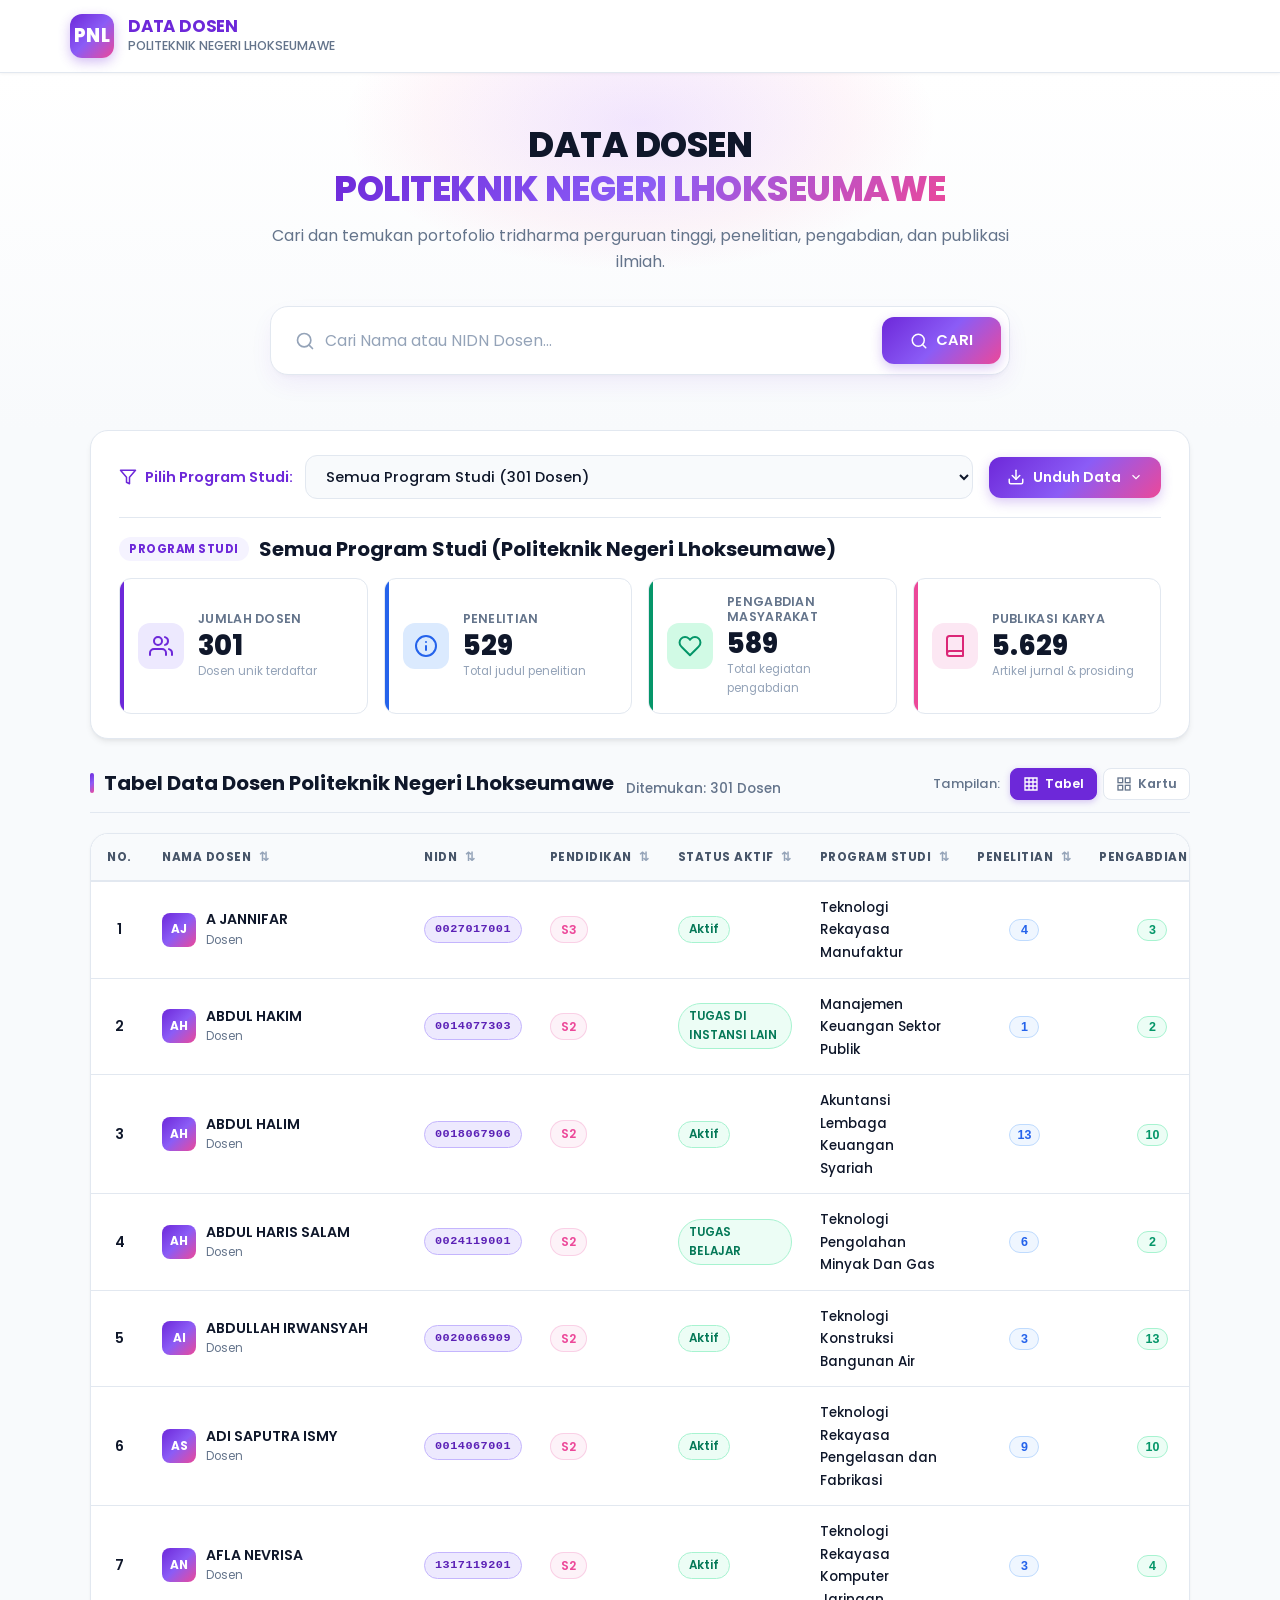
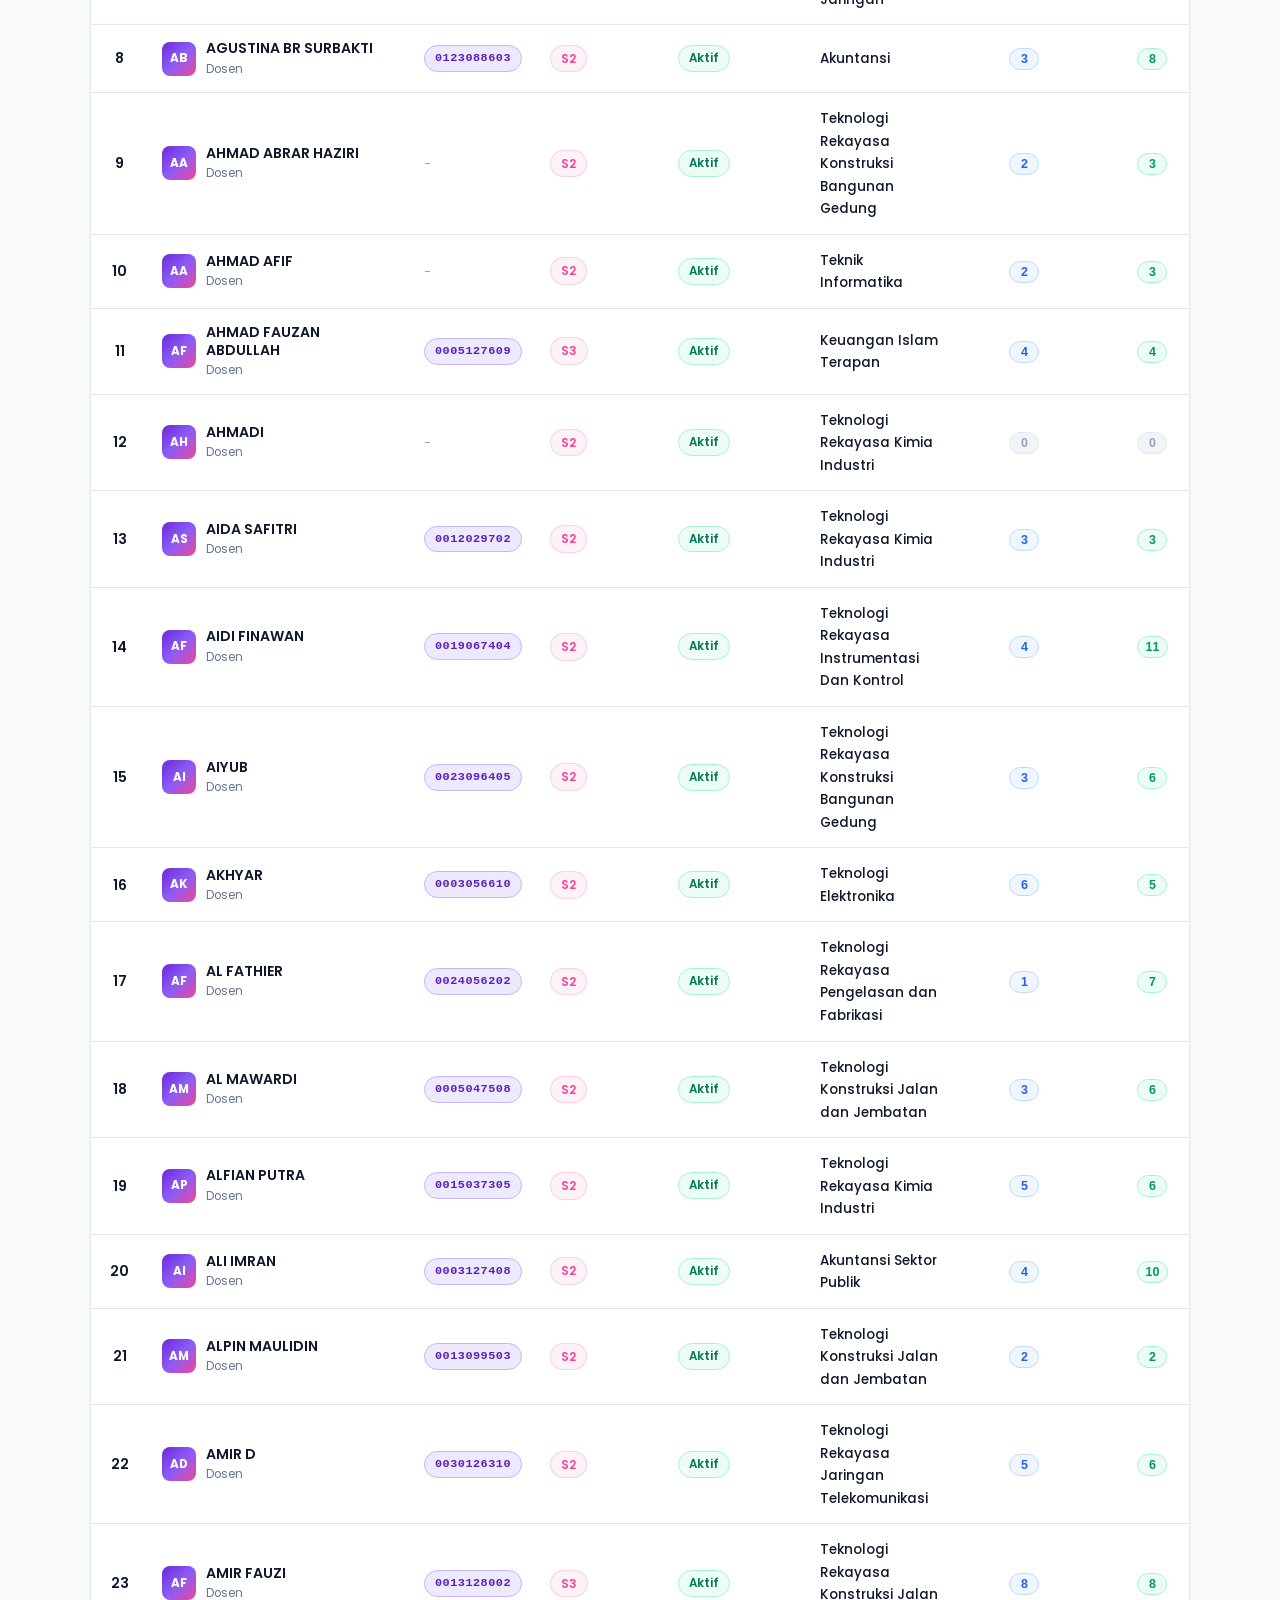
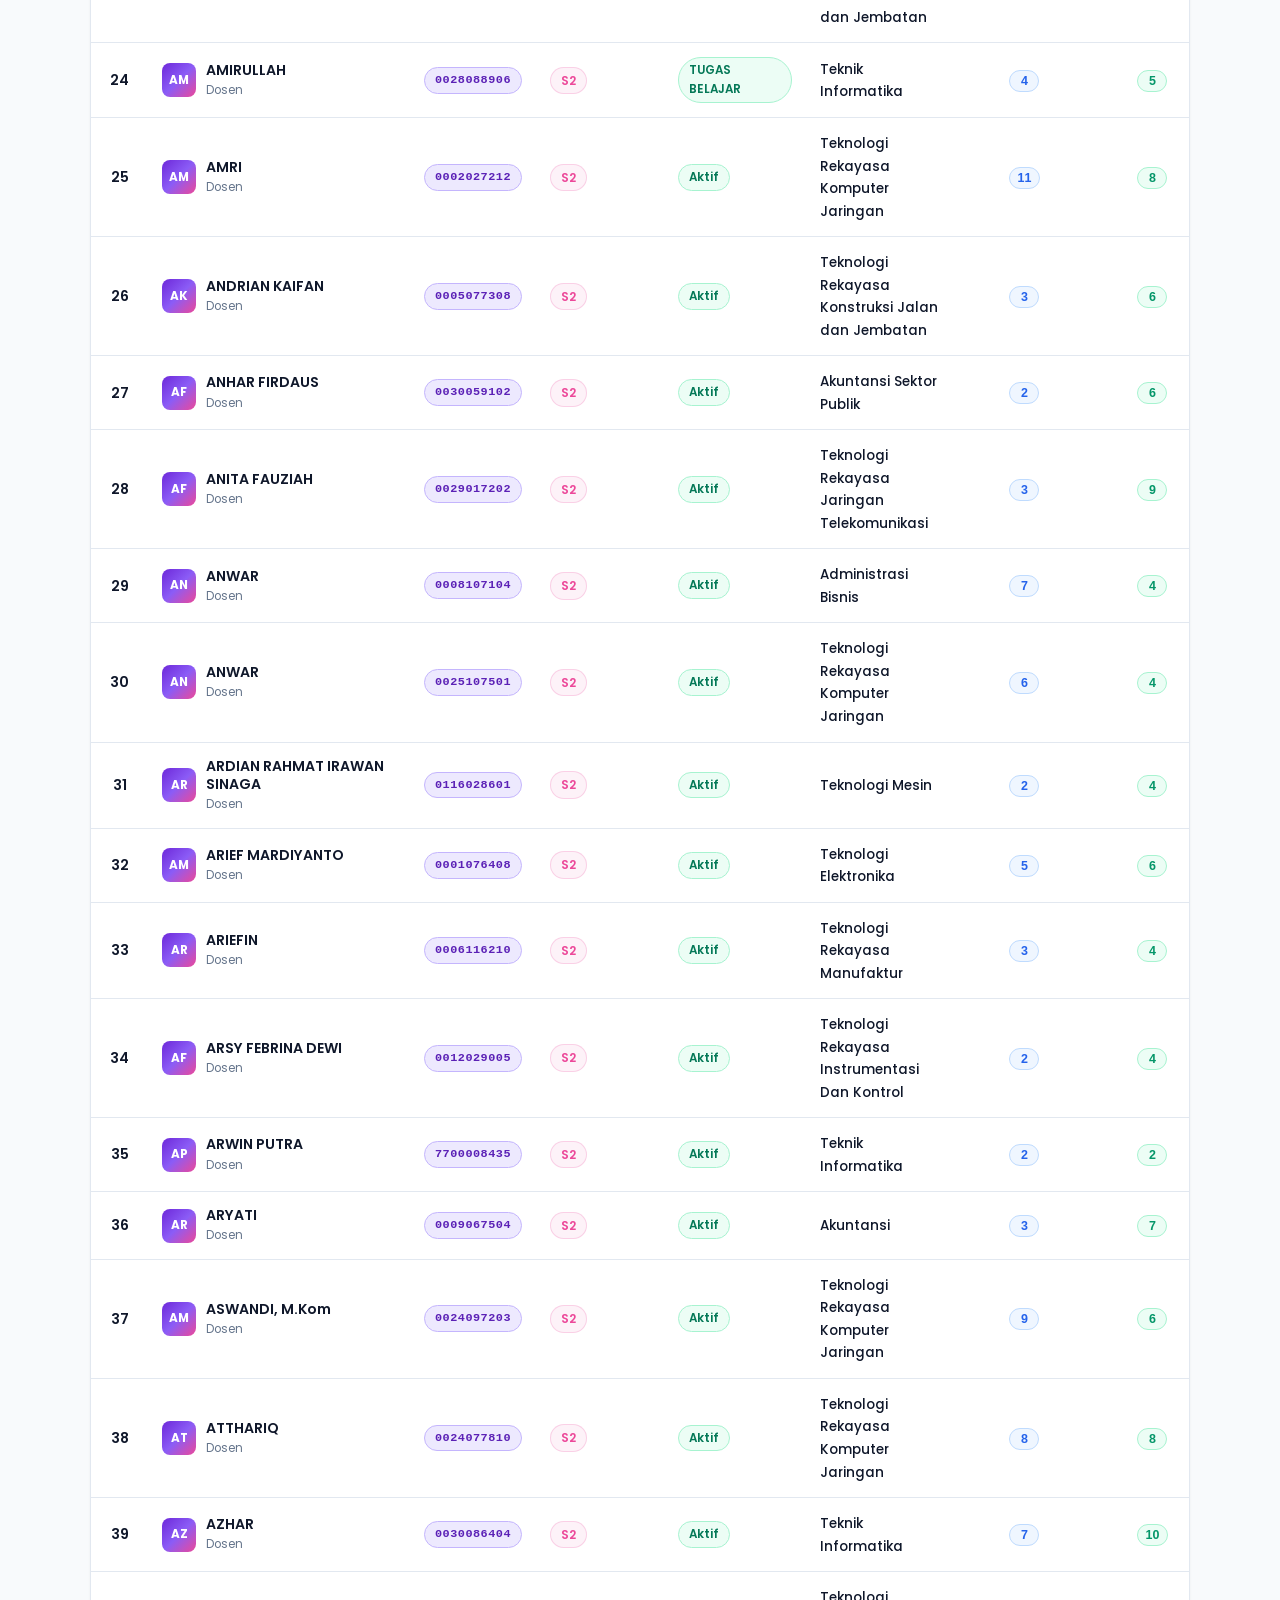
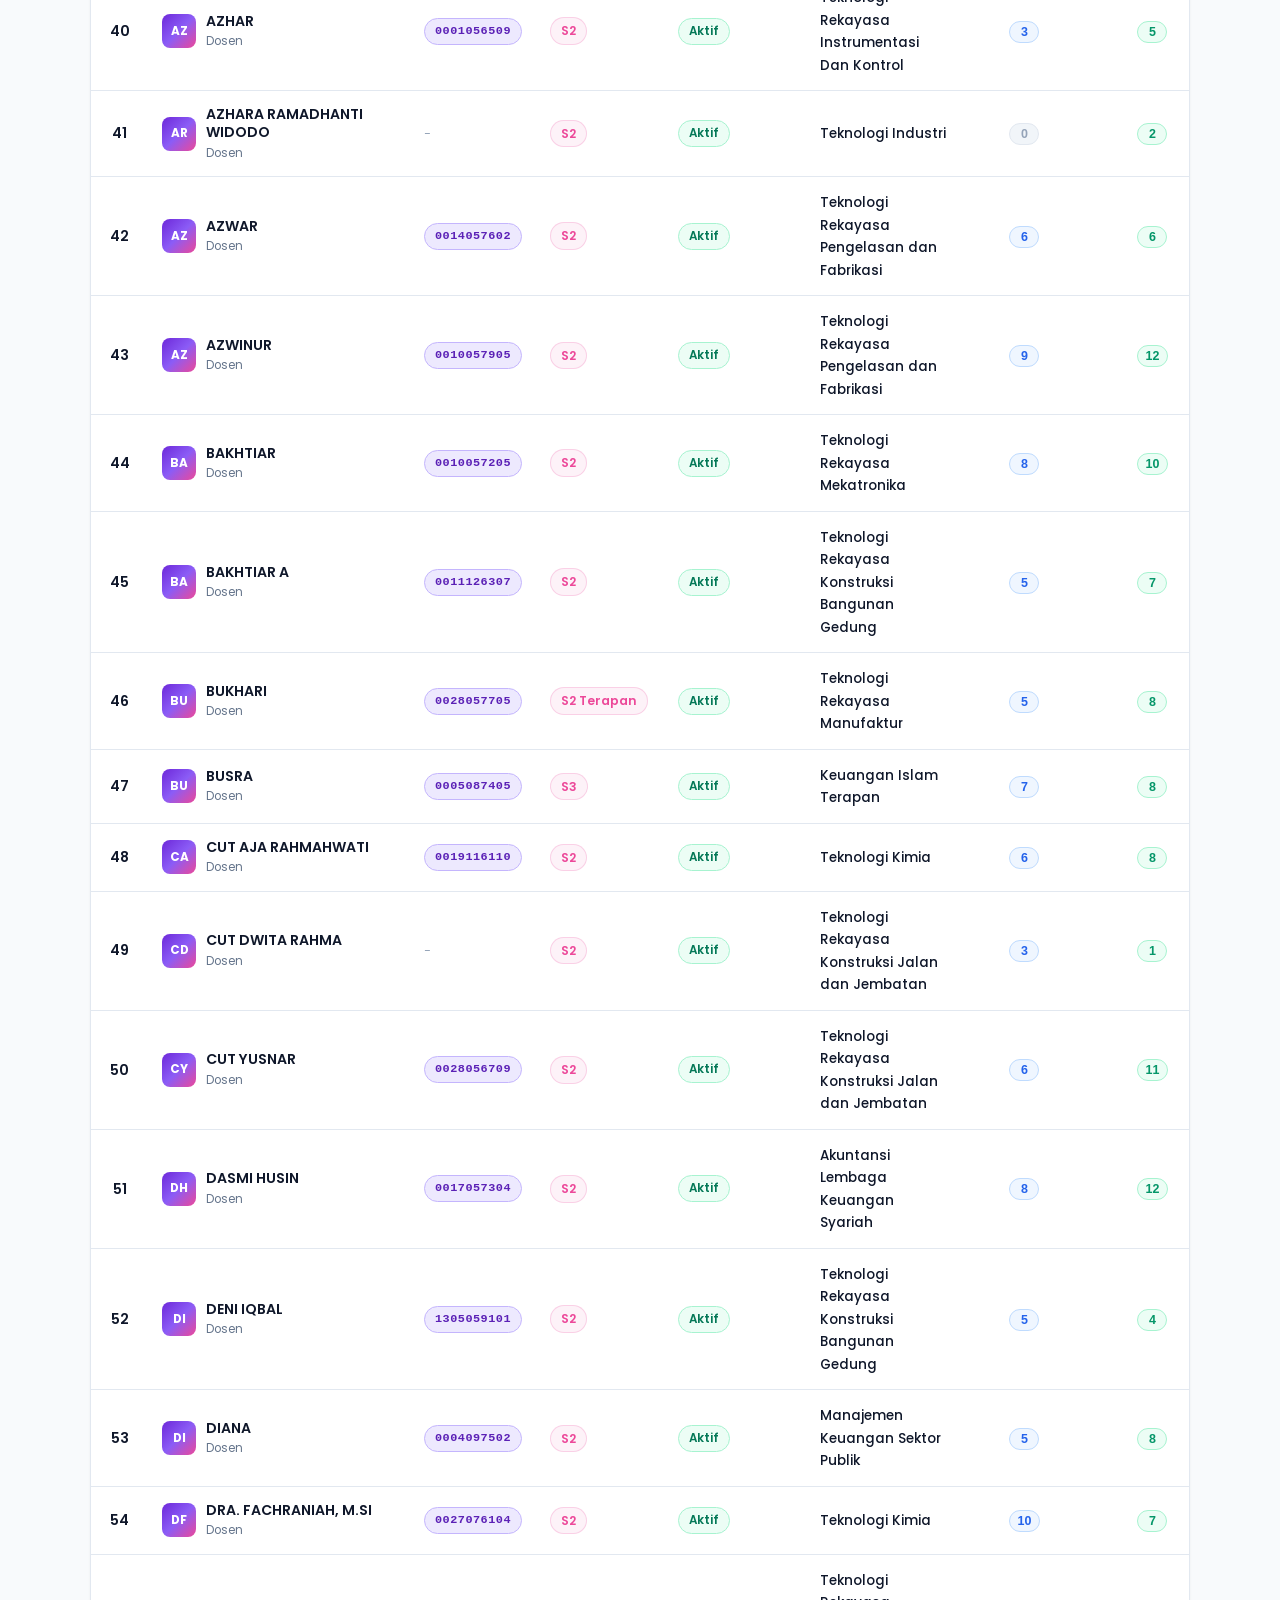
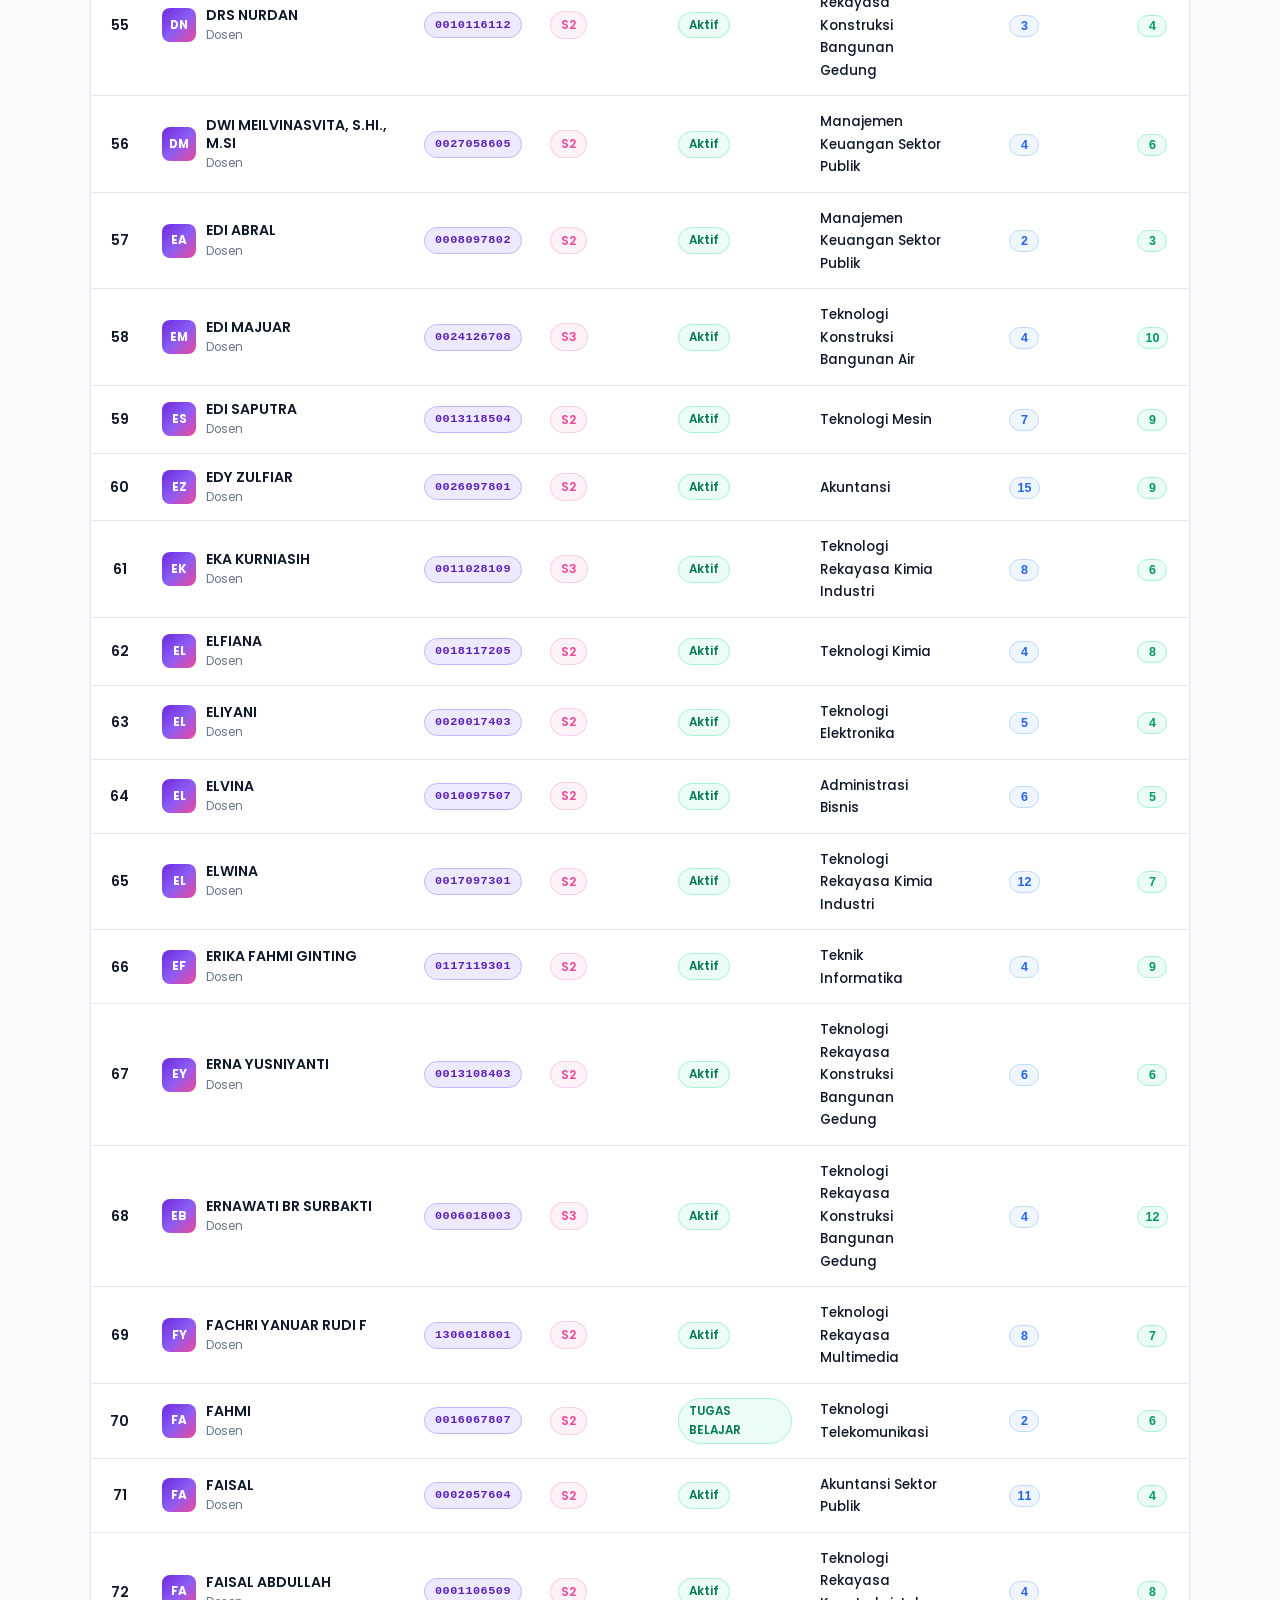
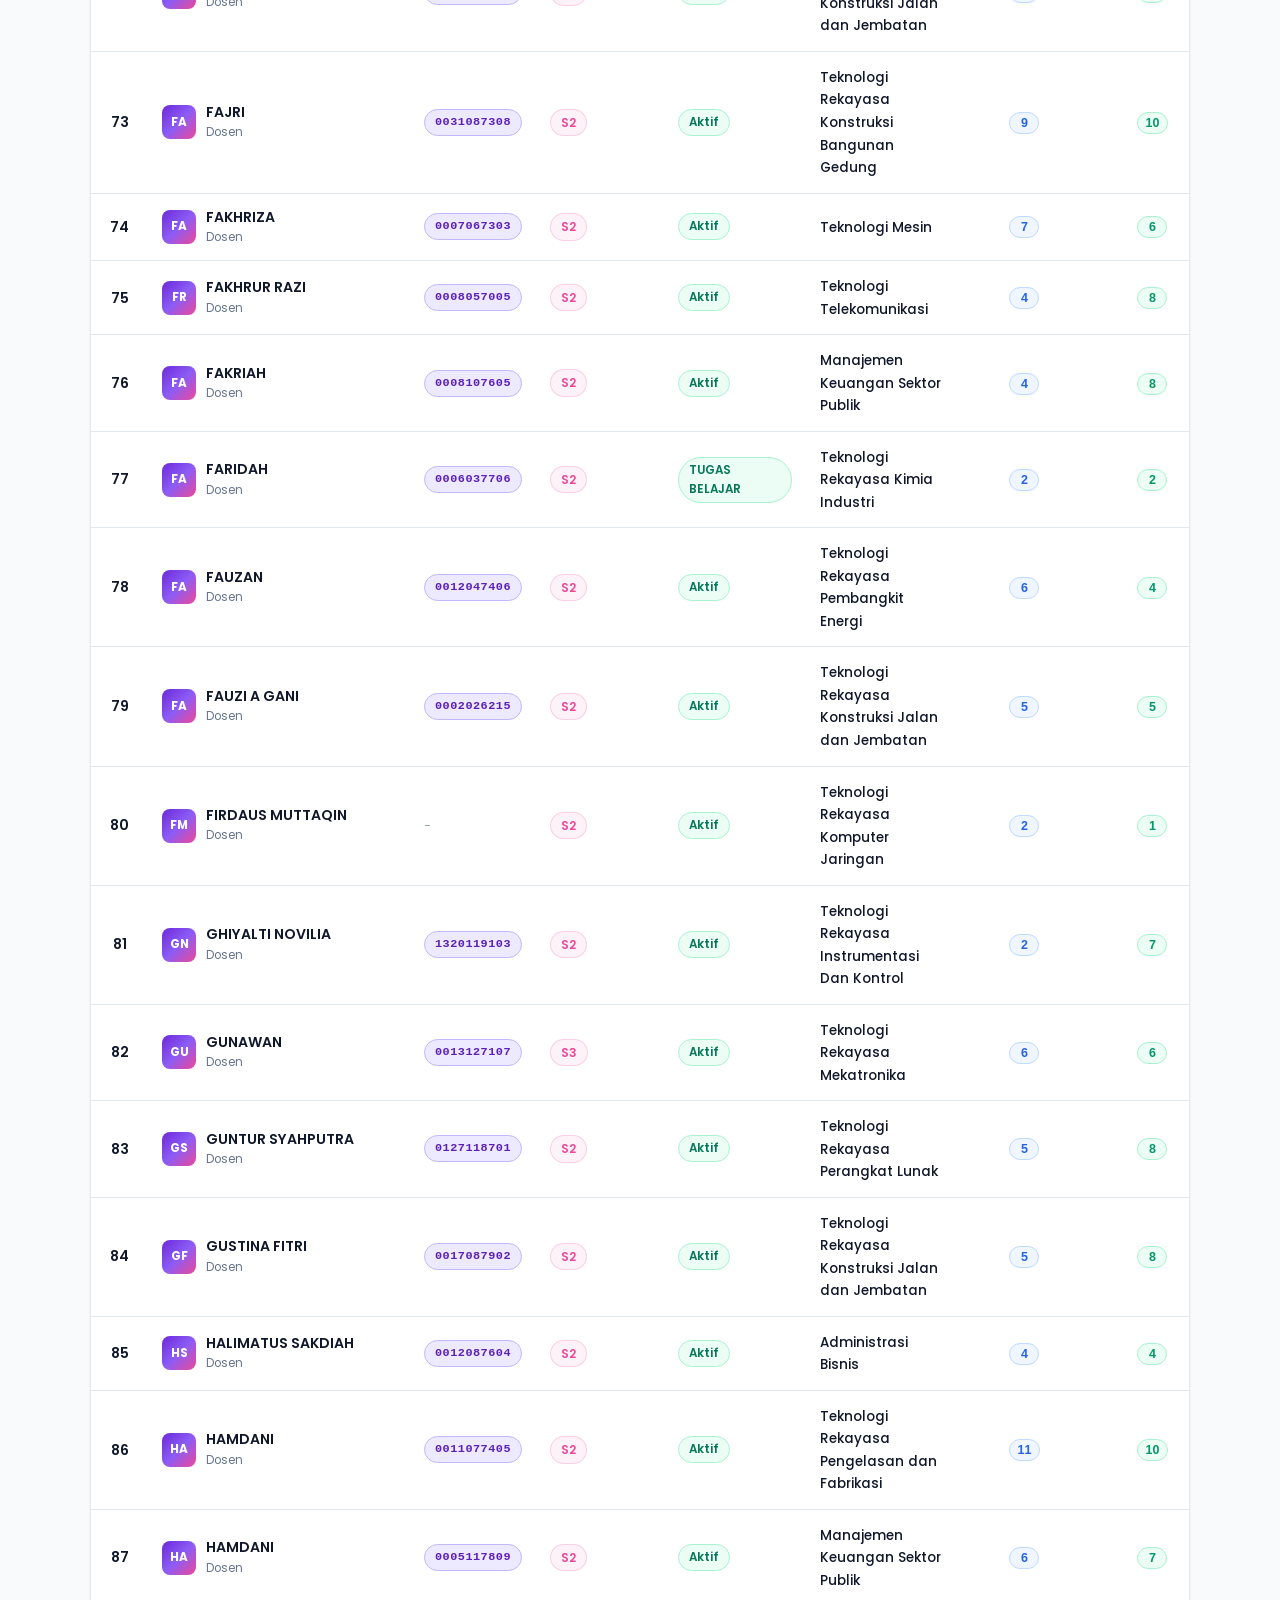
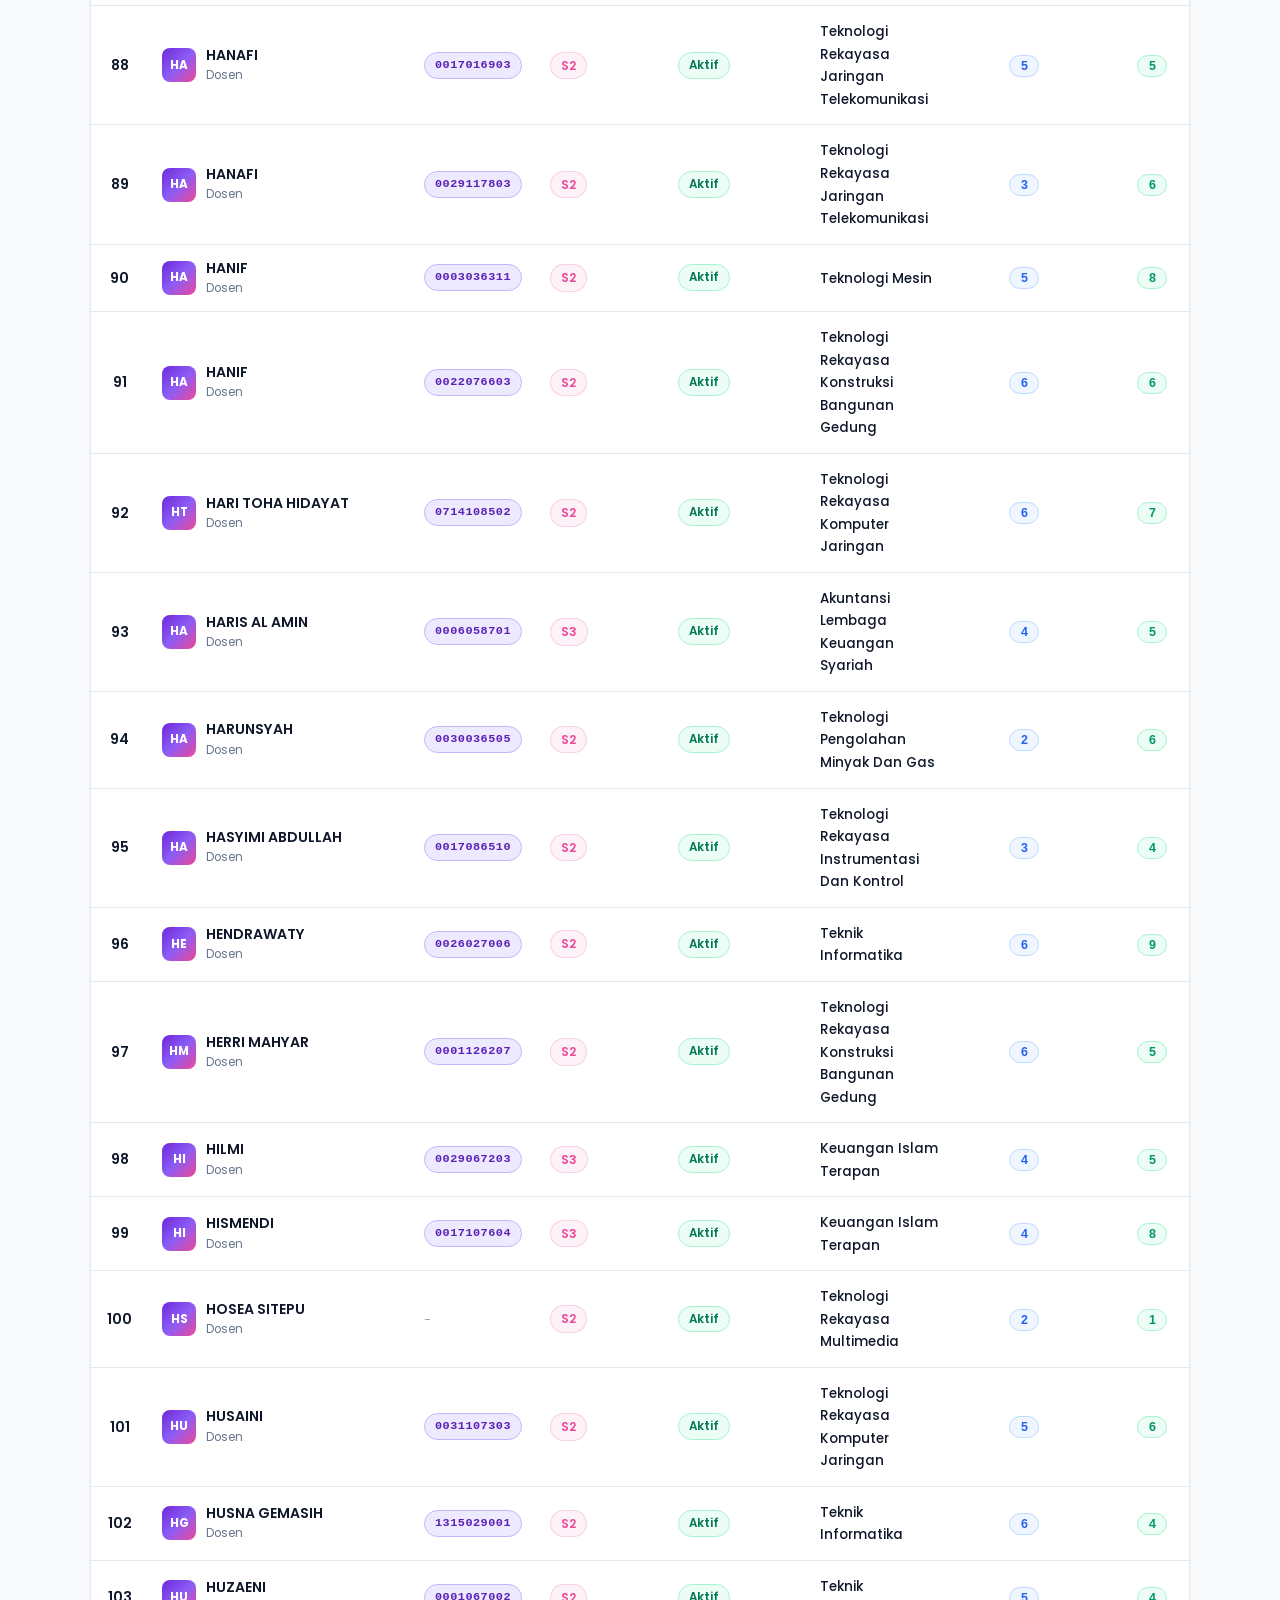
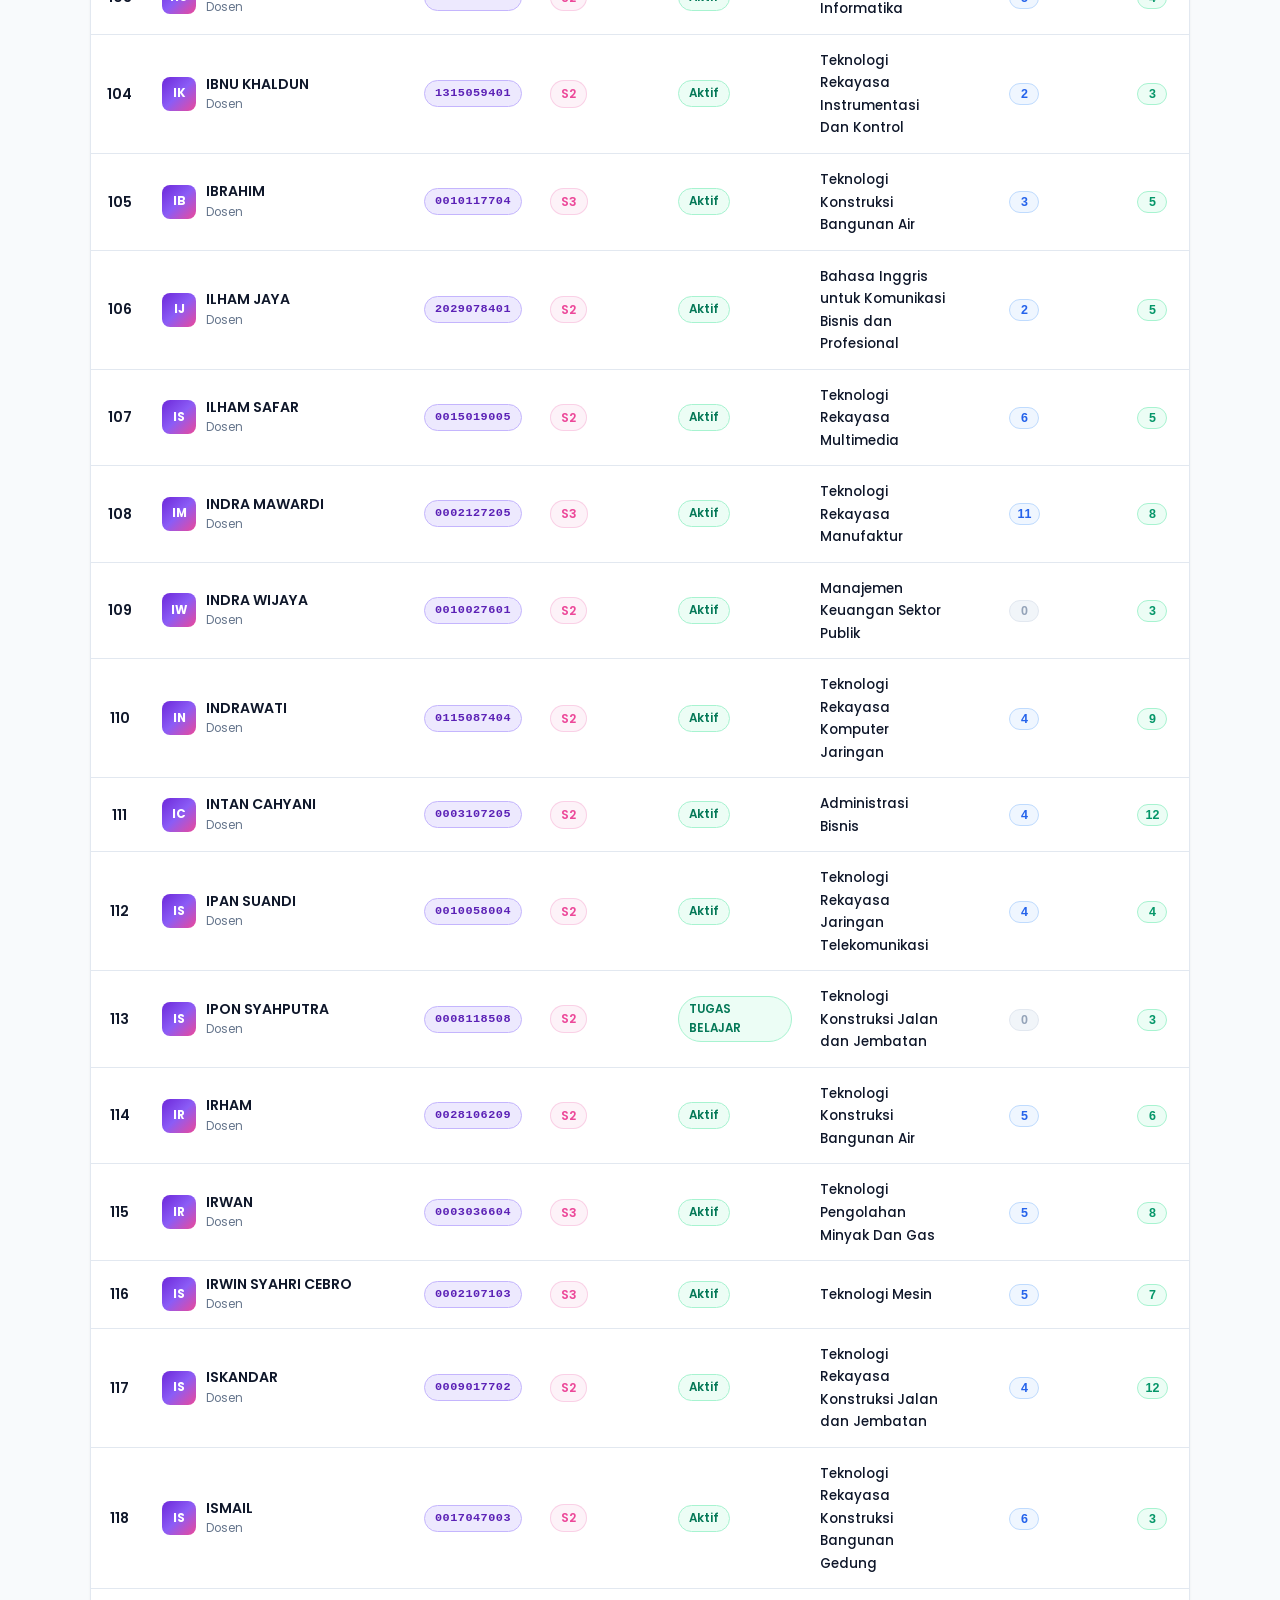
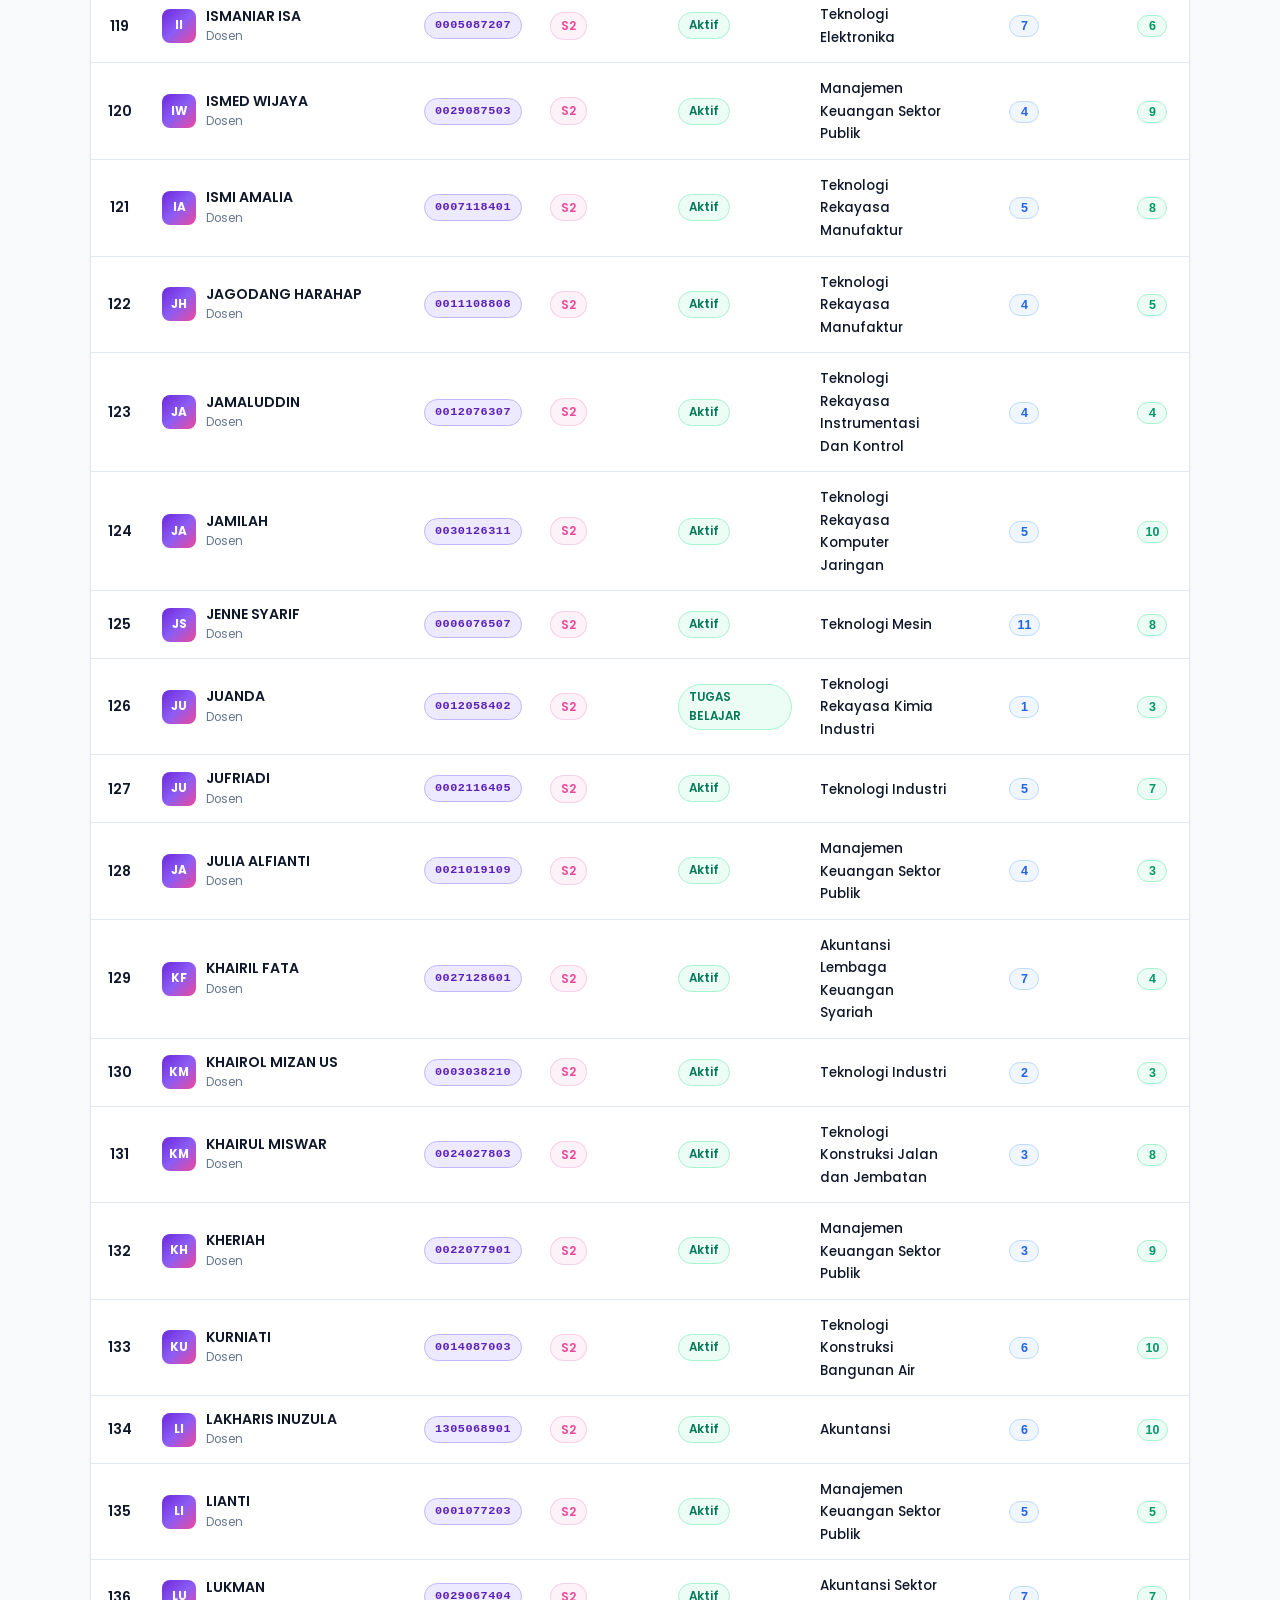
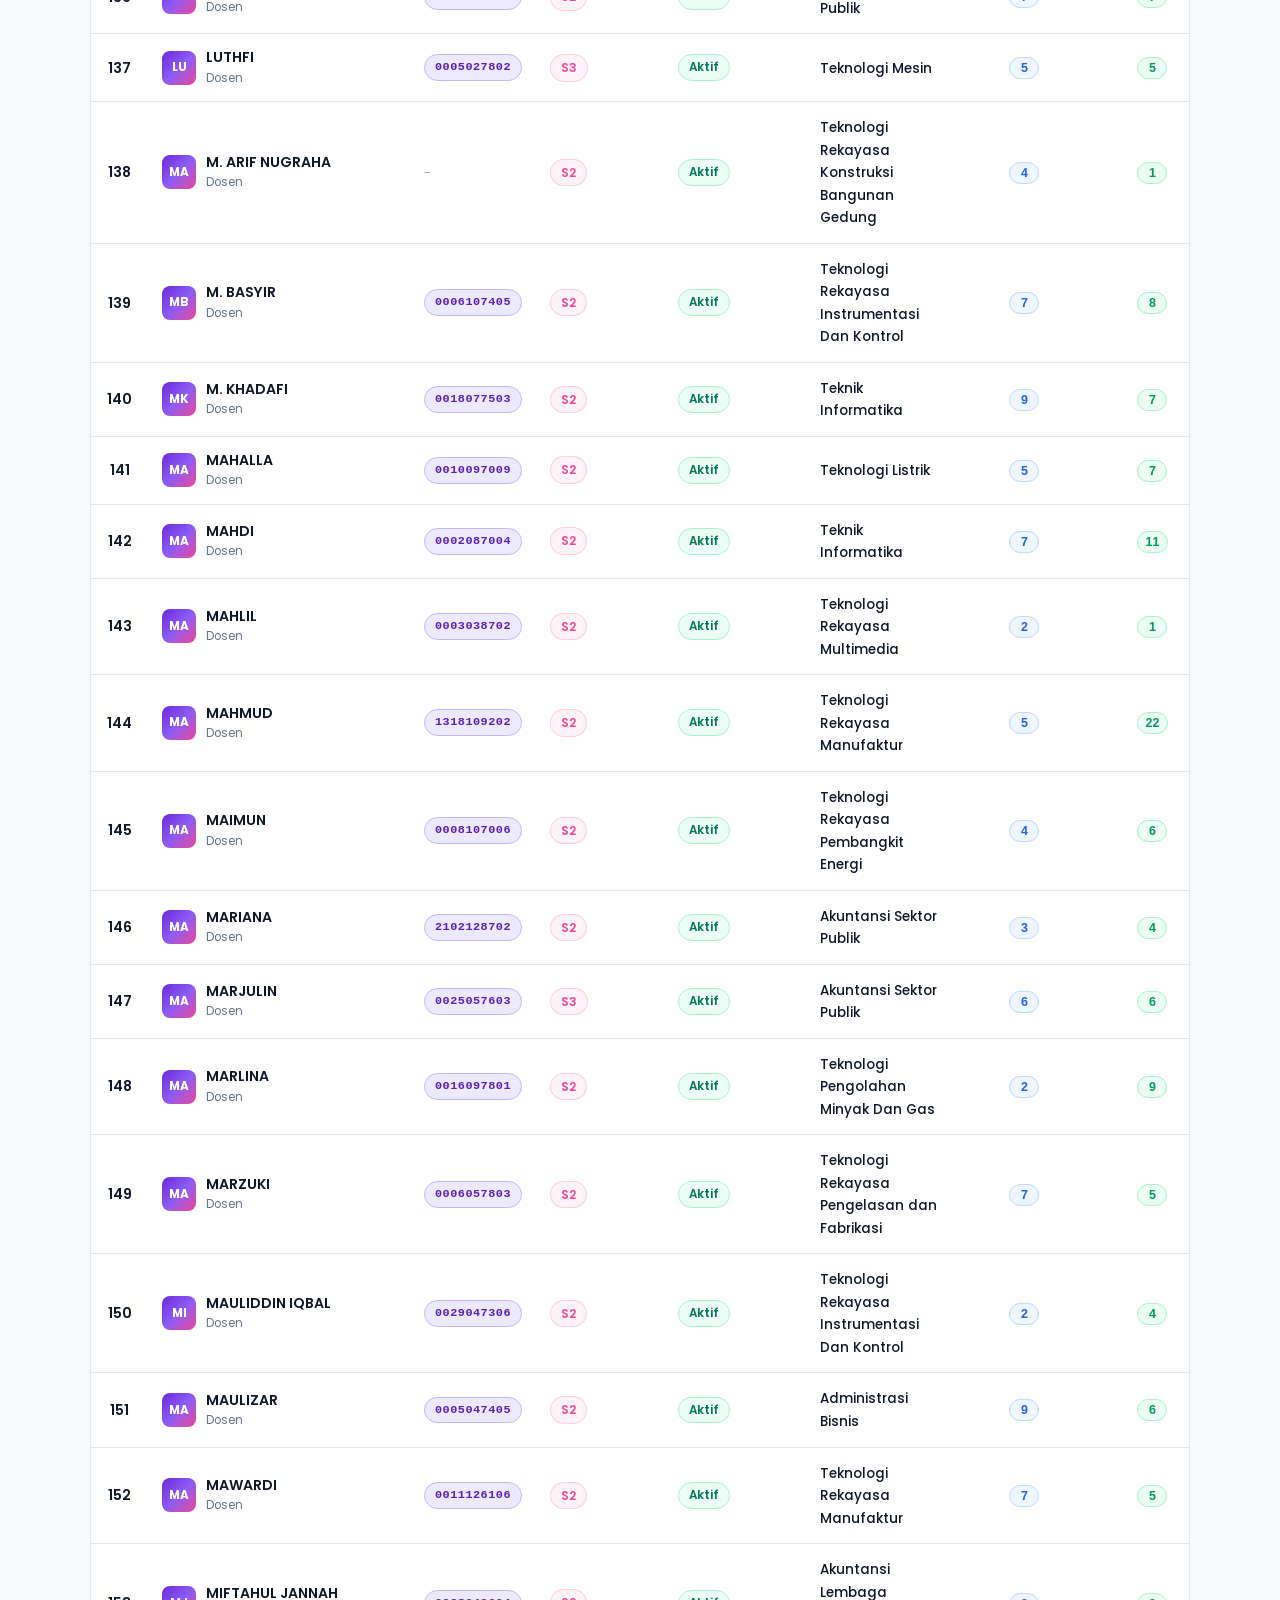
<file: index.html>
<!DOCTYPE html>
<html lang="id">

<head>
  <meta charset="UTF-8">
  <meta name="viewport" content="width=device-width, initial-scale=1.0">
  <title>Data Dosen Politeknik Negeri Lhokseumawe</title>
  <meta name="description"
    content="Portal Data Dosen Politeknik Negeri Lhokseumawe beserta Portofolio Penelitian, Pengabdian, dan Publikasi PDDIKTI.">
  <link rel="stylesheet" href="style.css">
  <link rel="preconnect" href="https://fonts.googleapis.com">
  <link rel="preconnect" href="https://fonts.gstatic.com" crossorigin>
</head>

<body>

  <!-- ==================== NAVBAR ==================== -->
  <header class="navbar">
    <div class="container navbar-inner">
      <a href="index.html" class="brand">
        <div class="brand-logo-badge">PNL</div>
        <div class="brand-text">
          <h1>DATA DOSEN</h1>
          <p>POLITEKNIK NEGERI LHOKSEUMAWE</p>
        </div>
      </a>
    </div>
  </header>

  <!-- ==================== HERO SECTION & SEARCH ==================== -->
  <section class="hero-section">
    <div class="container hero-content">
      <h2 class="hero-title">
        DATA DOSEN<br>
        <span>POLITEKNIK NEGERI LHOKSEUMAWE</span>
      </h2>
      <p class="hero-subtitle">
        Cari dan temukan portofolio tridharma perguruan tinggi, penelitian, pengabdian, dan publikasi ilmiah.
      </p>

      <!-- Form Pencarian -->
      <div class="search-card">
        <form id="search-form" class="search-form" onsubmit="return false;">
          <div class="search-input-wrap">
            <svg class="search-icon" width="20" height="20" viewBox="0 0 24 24" fill="none" stroke="currentColor"
              stroke-width="2" stroke-linecap="round" stroke-linejoin="round">
              <circle cx="11" cy="11" r="8"></circle>
              <line x1="21" y1="21" x2="16.65" y2="16.65"></line>
            </svg>
            <input type="text" id="search-input" name="q" class="search-input"
              placeholder="Cari Nama atau NIDN Dosen..." autocomplete="off">
            <!-- Dropdown Riwayat Pencarian -->
            <div id="search-history-dropdown" class="search-history-dropdown" style="display: none;"></div>
          </div>
          <button type="submit" id="btn-search" class="btn-search">
            <svg width="18" height="18" viewBox="0 0 24 24" fill="none" stroke="currentColor" stroke-width="2"
              stroke-linecap="round" stroke-linejoin="round">
              <circle cx="11" cy="11" r="8"></circle>
              <line x1="21" y1="21" x2="16.65" y2="16.65"></line>
            </svg>
            CARI
          </button>
        </form>
      </div>

      <!-- Riwayat Pencarian & Reset -->
      <div id="search-history-container" class="search-hints" style="display: none;"></div>
      <div id="search-reset-container" class="search-hints" style="margin-top: 6px;">
        <button type="button" id="btn-reset-search" class="search-chip"
          style="display:none; background: #f1f5f9; color: #475569;">✕ Reset Pencarian</button>
      </div>
    </div>
  </section>

  <!-- ==================== KONTEN UTAMA ==================== -->
  <main class="container">

    <!-- ==================== FILTER & STATISTIK PROGRAM STUDI ==================== -->
    <section class="prodi-stats-card">
      <div class="prodi-filter-header">
        <div class="prodi-filter-left">
          <label for="filter-prodi" class="prodi-filter-label">
            <svg width="18" height="18" viewBox="0 0 24 24" fill="none" stroke="currentColor" stroke-width="2"
              stroke-linecap="round" stroke-linejoin="round">
              <polygon points="22 3 2 3 10 12.46 10 19 14 21 14 12.46 22 3"></polygon>
            </svg>
            Pilih Program Studi:
          </label>
          <div class="select-prodi-wrap">
            <select id="filter-prodi" class="select-prodi" aria-label="Filter berdasarkan Program Studi">
              <option value="">Semua Program Studi (301 Dosen)</option>
              <!-- Opsi Program Studi diisi otomatis dari data.json -->
            </select>
          </div>
        </div>

        <!-- Tombol Unduh Data Utama -->
        <div class="download-dropdown-wrap">
          <button type="button" id="btn-unduh-toggle" class="btn-unduh" aria-expanded="false" aria-haspopup="true">
            <svg width="18" height="18" viewBox="0 0 24 24" fill="none" stroke="currentColor" stroke-width="2"
              stroke-linecap="round" stroke-linejoin="round">
              <path d="M21 15v4a2 2 0 0 1-2 2H5a2 2 0 0 1-2-2v-4"></path>
              <polyline points="7 10 12 15 17 10"></polyline>
              <line x1="12" y1="15" x2="12" y2="3"></line>
            </svg>
            <span>Unduh Data</span>
            <svg class="chevron-icon" width="14" height="14" viewBox="0 0 24 24" fill="none" stroke="currentColor"
              stroke-width="2">
              <polyline points="6 9 12 15 18 9"></polyline>
            </svg>
          </button>

          <div id="download-menu" class="download-dropdown-menu">
            <div class="download-menu-header">Pilihan Unduhan Data</div>
            <button type="button" class="download-item" id="btn-unduh-semua-csv">
              <div class="download-item-icon csv">CSV</div>
              <div class="download-item-text">
                <strong>Unduh Data Semua Dosen (CSV)</strong>
                <small>Daftar 301 dosen lengkap format Excel / CSV</small>
              </div>
            </button>
            <button type="button" class="download-item" id="btn-unduh-prodi-csv">
              <div class="download-item-icon csv">CSV</div>
              <div class="download-item-text">
                <strong id="btn-unduh-prodi-label">Unduh Data Prodi Terpilih (CSV)</strong>
                <small>Hanya dosen dari program studi aktif</small>
              </div>
            </button>
            <button type="button" class="download-item" id="btn-unduh-portofolio-json">
              <div class="download-item-icon excel">XLS</div>
              <div class="download-item-text">
                <strong>Unduh Portofolio Lengkap (Excel)</strong>
                <small>Profil, penelitian, pengabdian, publikasi format Excel</small>
              </div>
            </button>
            <button type="button" class="download-item" id="btn-unduh-karya-csv">
              <div class="download-item-icon csv">CSV</div>
              <div class="download-item-text">
                <strong>Unduh Rincian Portofolio Karya (CSV)</strong>
                <small>Tabel rincian judul, tahun, sumber, dan tautan</small>
              </div>
            </button>
          </div>
        </div>
      </div>

      <!-- Judul Program Studi Terpilih -->
      <div class="prodi-selected-badge-wrap">
        <span class="prodi-active-pill">Program Studi</span>
        <h3 id="prodi-active-name" class="prodi-active-title">Semua Program Studi</h3>
      </div>

      <!-- 4 Kotak Ringkasan Statistik -->
      <div class="stats-grid">
        <!-- 1. Jumlah Dosen -->
        <div class="stat-box stat-dosen">
          <div class="stat-icon-wrap">
            <svg width="24" height="24" viewBox="0 0 24 24" fill="none" stroke="currentColor" stroke-width="2"
              stroke-linecap="round" stroke-linejoin="round">
              <path d="M17 21v-2a4 4 0 0 0-4-4H5a4 4 0 0 0-4 4v2"></path>
              <circle cx="9" cy="7" r="4"></circle>
              <path d="M23 21v-2a4 4 0 0 0-3-3.87"></path>
              <path d="M16 3.13a4 4 0 0 1 0 7.75"></path>
            </svg>
          </div>
          <div class="stat-info">
            <span class="stat-label">Jumlah Dosen</span>
            <div class="stat-value" id="stat-dosen-count">0</div>
            <span class="stat-desc">Dosen unik terdaftar</span>
          </div>
        </div>

        <!-- 2. Jumlah Penelitian -->
        <div class="stat-box stat-penelitian">
          <div class="stat-icon-wrap">
            <svg width="24" height="24" viewBox="0 0 24 24" fill="none" stroke="currentColor" stroke-width="2"
              stroke-linecap="round" stroke-linejoin="round">
              <circle cx="12" cy="12" r="10"></circle>
              <line x1="12" y1="16" x2="12" y2="12"></line>
              <line x1="12" y1="8" x2="12.01" y2="8"></line>
            </svg>
          </div>
          <div class="stat-info">
            <span class="stat-label">Penelitian</span>
            <div class="stat-value" id="stat-penelitian-count">0</div>
            <span class="stat-desc">Total judul penelitian</span>
          </div>
        </div>

        <!-- 3. Jumlah Pengabdian Masyarakat -->
        <div class="stat-box stat-pengabdian">
          <div class="stat-icon-wrap">
            <svg width="24" height="24" viewBox="0 0 24 24" fill="none" stroke="currentColor" stroke-width="2"
              stroke-linecap="round" stroke-linejoin="round">
              <path
                d="M20.84 4.61a5.5 5.5 0 0 0-7.78 0L12 5.67l-1.06-1.06a5.5 5.5 0 0 0-7.78 7.78l1.06 1.06L12 21.23l7.78-7.78 1.06-1.06a5.5 5.5 0 0 0 0-7.78z">
              </path>
            </svg>
          </div>
          <div class="stat-info">
            <span class="stat-label">Pengabdian Masyarakat</span>
            <div class="stat-value" id="stat-pengabdian-count">0</div>
            <span class="stat-desc">Total kegiatan pengabdian</span>
          </div>
        </div>

        <!-- 4. Jumlah Publikasi Karya -->
        <div class="stat-box stat-publikasi">
          <div class="stat-icon-wrap">
            <svg width="24" height="24" viewBox="0 0 24 24" fill="none" stroke="currentColor" stroke-width="2"
              stroke-linecap="round" stroke-linejoin="round">
              <path d="M4 19.5A2.5 2.5 0 0 1 6.5 17H20"></path>
              <path d="M6.5 2H20v20H6.5A2.5 2.5 0 0 1 4 19.5v-15A2.5 2.5 0 0 1 6.5 2z"></path>
            </svg>
          </div>
          <div class="stat-info">
            <span class="stat-label">Publikasi Karya</span>
            <div class="stat-value" id="stat-publikasi-count">0</div>
            <span class="stat-desc">Artikel jurnal &amp; prosiding</span>
          </div>
        </div>
      </div>
    </section>

    <!-- ==================== HEADER DAFTAR DOSEN ==================== -->
    <div class="section-header">
      <div class="section-header-titles">
        <h3 class="section-title">
          <span class="indicator"></span>
          <span id="section-title-text">Tabel Data Dosen Politeknik Negeri Lhokseumawe</span>
        </h3>
        <span id="count-badge" class="count-badge-text">
          Memuat data...
        </span>
      </div>

      <!-- Mode Tampilan: Tabel (Default) / Kartu -->
      <div class="view-toggle-wrap">
        <span class="view-toggle-label">Tampilan:</span>
        <button type="button" id="btn-view-table" class="view-btn active" title="Tampilan Tabel Portofolio">
          <svg width="16" height="16" viewBox="0 0 24 24" fill="none" stroke="currentColor" stroke-width="2">
            <path d="M3 3h18v18H3zM3 9h18M3 15h18M9 3v18M15 3v18"></path>
          </svg>
          Tabel
        </button>
        <button type="button" id="btn-view-grid" class="view-btn" title="Tampilan Kartu">
          <svg width="16" height="16" viewBox="0 0 24 24" fill="none" stroke="currentColor" stroke-width="2">
            <rect x="3" y="3" width="7" height="7"></rect>
            <rect x="14" y="3" width="7" height="7"></rect>
            <rect x="14" y="14" width="7" height="7"></rect>
            <rect x="3" y="14" width="7" height="7"></rect>
          </svg>
          Kartu
        </button>
      </div>
    </div>

    <!-- Alert jika pencarian tidak menemukan hasil -->
    <div id="alert-container"></div>

    <!-- Skeleton Placeholder Loading -->
    <div id="skeleton-container" class="skeleton-grid">
      <div class="skeleton-card">
        <div class="skeleton-header">
          <div class="skeleton-avatar"></div>
          <div class="skeleton-body">
            <div class="skeleton-line title"></div>
            <div class="skeleton-line subtitle"></div>
          </div>
        </div>
        <div class="skeleton-line"></div>
        <div class="skeleton-line"></div>
        <div class="skeleton-line button"></div>
      </div>
      <div class="skeleton-card">
        <div class="skeleton-header">
          <div class="skeleton-avatar"></div>
          <div class="skeleton-body">
            <div class="skeleton-line title"></div>
            <div class="skeleton-line subtitle"></div>
          </div>
        </div>
        <div class="skeleton-line"></div>
        <div class="skeleton-line"></div>
        <div class="skeleton-line button"></div>
      </div>
      <div class="skeleton-card">
        <div class="skeleton-header">
          <div class="skeleton-avatar"></div>
          <div class="skeleton-body">
            <div class="skeleton-line title"></div>
            <div class="skeleton-line subtitle"></div>
          </div>
        </div>
        <div class="skeleton-line"></div>
        <div class="skeleton-line"></div>
        <div class="skeleton-line button"></div>
      </div>
    </div>

    <!-- ==================== TABEL UTAMA 312 DOSEN ==================== -->
    <div id="dosen-table-section" class="table-card-container">
      <div class="table-responsive">
        <table class="dosen-main-table" id="dosen-table">
          <thead>
            <tr>
              <th class="col-center col-no" data-sort="no">No.</th>
              <th data-sort="nama" class="sortable">Nama Dosen <span class="sort-icon">⇅</span></th>
              <th data-sort="nidn" class="sortable">NIDN <span class="sort-icon">⇅</span></th>
              <th data-sort="pendidikan" class="sortable">Pendidikan <span class="sort-icon">⇅</span></th>
              <th data-sort="status" class="sortable">Status Aktif <span class="sort-icon">⇅</span></th>
              <th data-sort="prodi" class="sortable">Program Studi <span class="sort-icon">⇅</span></th>
              <th data-sort="penelitian" class="col-center sortable">Penelitian <span class="sort-icon">⇅</span></th>
              <th data-sort="pengabdian" class="col-center sortable">Pengabdian <span class="sort-icon">⇅</span></th>
              <th data-sort="publikasi" class="col-center sortable">Publikasi <span class="sort-icon">⇅</span></th>
              <th class="col-center col-aksi">Aksi Portofolio</th>
            </tr>
          </thead>
          <tbody id="dosen-table-body">
            <!-- Diisi melalui JavaScript -->
          </tbody>
        </table>
      </div>
      <div class="table-footer-info">
        <span id="table-showing-info">Menampilkan 0 dosen</span>
        <span class="table-scroll-hint">💡 Geser tabel ke kanan/kiri pada layar ponsel</span>
      </div>
    </div>

    <!-- Grid Card Dosen (Alternatif Tampilan) -->
    <div id="dosen-grid" class="dosen-grid" style="display:none;"></div>
  </main>

  <!-- ==================== MODAL LIHAT KARYA ==================== -->
  <div id="modal-karya" class="modal-overlay" style="display:none;" aria-hidden="true" role="dialog"
    aria-labelledby="modal-karya-nama">
    <div class="modal-dialog">
      <div class="modal-header">
        <div class="modal-header-info">
          <div class="modal-badge-prodi" id="modal-karya-prodi">Program Studi</div>
          <h3 class="modal-title" id="modal-karya-nama">Nama Dosen</h3>
          <div class="modal-meta-row">
            <span>NIDN: <strong id="modal-karya-nidn">-</strong></span>
            <span class="dot-separator">•</span>
            <span>Pendidikan: <strong id="modal-karya-pendidikan">-</strong></span>
            <span class="dot-separator">•</span>
            <span>Status: <strong id="modal-karya-status">-</strong></span>
          </div>
        </div>
        <button type="button" class="modal-close-btn" id="modal-karya-close" aria-label="Tutup Modal">&times;</button>
      </div>

      <!-- Tab Portofolio Modal -->
      <div class="modal-tabs">
        <button type="button" class="modal-tab-btn active" data-modaltab="modal-tab-penelitian">
          Penelitian (<span id="modal-count-penelitian">0</span>)
        </button>
        <button type="button" class="modal-tab-btn" data-modaltab="modal-tab-pengabdian">
          Pengabdian (<span id="modal-count-pengabdian">0</span>)
        </button>
        <button type="button" class="modal-tab-btn" data-modaltab="modal-tab-publikasi">
          Publikasi (<span id="modal-count-publikasi">0</span>)
        </button>
      </div>

      <!-- Isi Tab Portofolio Modal -->
      <div class="modal-body">
        <!-- Tab 1: Penelitian -->
        <div id="modal-tab-penelitian" class="modal-tab-content active">
          <div id="modal-list-penelitian" class="modal-works-list"></div>
        </div>

        <!-- Tab 2: Pengabdian -->
        <div id="modal-tab-pengabdian" class="modal-tab-content">
          <div id="modal-list-pengabdian" class="modal-works-list"></div>
        </div>

        <!-- Tab 3: Publikasi -->
        <div id="modal-tab-publikasi" class="modal-tab-content">
          <div id="modal-list-publikasi" class="modal-works-list"></div>
        </div>
      </div>

      <!-- Footer Modal dengan Tombol Unduh & Profil -->
      <div class="modal-footer">
        <div class="modal-footer-left">
          <button type="button" class="btn-modal-action" id="modal-btn-unduh-json">
            <svg width="16" height="16" viewBox="0 0 24 24" fill="none" stroke="currentColor" stroke-width="2">
              <path d="M21 15v4a2 2 0 0 1-2 2H5a2 2 0 0 1-2-2v-4"></path>
              <polyline points="7 10 12 15 17 10"></polyline>
              <line x1="12" y1="15" x2="12" y2="3"></line>
            </svg>
            Unduh Portofolio (Excel)
          </button>
        </div>
        <div class="modal-footer-right">
          <a href="#" id="modal-link-detail" class="btn-modal-detail">
            Buka Halaman Detail Profil
            <svg width="16" height="16" viewBox="0 0 24 24" fill="none" stroke="currentColor" stroke-width="2">
              <line x1="5" y1="12" x2="19" y2="12"></line>
              <polyline points="12 5 19 12 12 19"></polyline>
            </svg>
          </a>
        </div>
      </div>
    </div>
  </div>

  <!-- ==================== FOOTER ==================== -->
  <footer class="footer">
    <div class="container footer-inner">
      <p>&copy; 2026 Data Dosen Politeknik Negeri Lhokseumawe</p>
      <p class="footer-pddikti">
        <span>Sumber Data: PDDIKTI Kemdiktisaintek</span>
      </p>
    </div>
  </footer>

  <script src="script.js"></script>
</body>

</html>
</file>
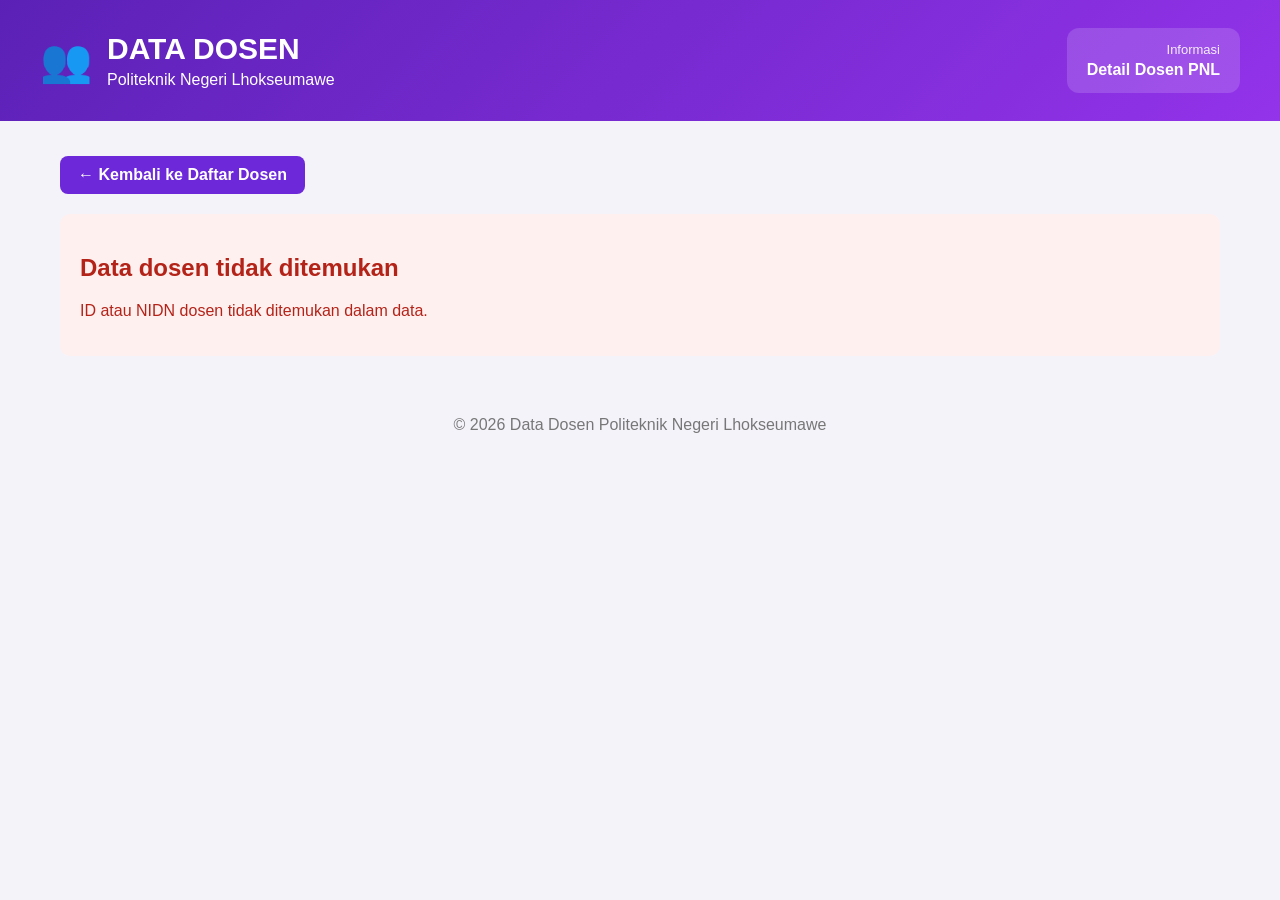
<file: detail.html>
<!DOCTYPE html>
<html lang="id">
<head>
    <meta charset="UTF-8">
    <meta name="viewport" content="width=device-width, initial-scale=1.0">

    <title>Detail Dosen - PNL</title>

    <style>

        * {
            box-sizing: border-box;
        }

        body {
            margin: 0;
            font-family: Arial, Helvetica, sans-serif;
            background: #f5f3fa;
            color: #25223a;
        }

        .header {
            background: linear-gradient(135deg, #5b21b6, #9333ea);
            color: white;
            padding: 28px 20px;
        }

        .header-inner {
            max-width: 1200px;
            margin: auto;
            display: flex;
            justify-content: space-between;
            align-items: center;
            gap: 20px;
        }

        .logo-area {
            display: flex;
            align-items: center;
            gap: 15px;
        }

        .logo-icon {
            font-size: 42px;
        }

        .logo-area h1 {
            margin: 0;
            font-size: 30px;
        }

        .logo-area p {
            margin: 5px 0 0;
            font-size: 16px;
        }

        .update-box {
            background: rgba(255,255,255,0.15);
            padding: 14px 20px;
            border-radius: 12px;
            text-align: right;
        }

        .update-box span {
            display: block;
            font-size: 13px;
            opacity: 0.9;
        }

        .update-box strong {
            display: block;
            margin-top: 4px;
        }

        .container {
            max-width: 1200px;
            margin: 35px auto;
            padding: 0 20px;
        }

        .back {
            display: inline-block;
            margin-bottom: 20px;
            padding: 10px 18px;
            background: #6d28d9;
            color: white;
            text-decoration: none;
            border-radius: 8px;
            font-weight: bold;
        }

        .back:hover {
            background: #5b21b6;
        }

        .profile-card,
        .section-card {
            background: white;
            border-radius: 16px;
            padding: 28px;
            margin-bottom: 25px;
            box-shadow: 0 5px 20px rgba(70, 40, 120, 0.08);
        }

        .profile-title {
            color: #5b21b6;
            margin-top: 0;
            margin-bottom: 25px;
            font-size: 27px;
        }

        .profile-grid {
            display: grid;
            grid-template-columns: repeat(2, 1fr);
            gap: 18px;
        }

        .profile-item {
            border: 1px solid #e6e1f0;
            border-radius: 10px;
            padding: 15px;
            background: #faf9fd;
        }

        .profile-item .label {
            color: #777;
            font-size: 13px;
            margin-bottom: 6px;
        }

        .profile-item .value {
            font-size: 16px;
            font-weight: bold;
            color: #29233e;
        }

        .section-title {
            color: #5b21b6;
            margin-top: 0;
            padding-bottom: 12px;
            border-bottom: 3px solid #7c3aed;
        }

        .item {
            padding: 16px;
            margin-top: 12px;
            border-left: 4px solid #7c3aed;
            background: #faf9fd;
            border-radius: 8px;
        }

        .item-title {
            font-weight: bold;
            line-height: 1.5;
            color: #302548;
        }

        .item-year {
            margin-top: 7px;
            color: #6d28d9;
            font-size: 14px;
            font-weight: bold;
        }

        .item-source {
            margin-top: 5px;
            font-size: 12px;
            color: #777;
        }

        .empty {
            padding: 18px;
            background: #f7f5fb;
            border-radius: 8px;
            color: #777;
        }

        .loading {
            text-align: center;
            padding: 50px;
            color: #6d28d9;
            font-weight: bold;
        }

        .error {
            background: #fff0f0;
            color: #b42318;
            padding: 20px;
            border-radius: 10px;
        }

        footer {
            text-align: center;
            padding: 25px;
            color: #777;
        }

        @media (max-width: 700px) {

            .header-inner {
                flex-direction: column;
                align-items: flex-start;
            }

            .update-box {
                text-align: left;
            }

            .profile-grid {
                grid-template-columns: 1fr;
            }

            .logo-area h1 {
                font-size: 24px;
            }

        }

    </style>
</head>

<body>

<header class="header">

    <div class="header-inner">

        <div class="logo-area">

            <div class="logo-icon">
                👥
            </div>

            <div>

                <h1>DATA DOSEN</h1>

                <p>
                    Politeknik Negeri Lhokseumawe
                </p>

            </div>

        </div>

        <div class="update-box">

            <span>
                Informasi
            </span>

            <strong>
                Detail Dosen PNL
            </strong>

        </div>

    </div>

</header>


<main class="container">

    <a href="index.html" class="back">
        ← Kembali ke Daftar Dosen
    </a>


    <div id="isi">

        <div class="loading">
            Memuat data dosen...
        </div>

    </div>

</main>


<footer>

    © 2026 Data Dosen Politeknik Negeri Lhokseumawe

</footer>


<script>

let semuaDosen = [];


/* ESCAPE HTML */
function escapeHtml(text) {

    return String(text ?? "-")
        .replace(/&/g, "&amp;")
        .replace(/</g, "&lt;")
        .replace(/>/g, "&gt;")
        .replace(/"/g, "&quot;")
        .replace(/'/g, "&#039;");

}


/* AMBIL PARAMETER URL */
const params = new URLSearchParams(
    window.location.search
);

const id = params.get("id");
const nidn = params.get("nidn");


/* MEMUAT DATA */
async function ambilData() {

    try {

        const response = await fetch("data.json");

        if (!response.ok) {
            throw new Error("data.json tidak ditemukan");
        }

        const database = await response.json();

        /*
         * data.json sekarang berbentuk array langsung.
         */
        semuaDosen = Array.isArray(database)
            ? database
            : (database.dosen || []);


        console.log(
            "Jumlah dosen:",
            semuaDosen.length
        );


        cariDosen();


    } catch (error) {

        console.error(error);

        document.getElementById("isi").innerHTML = `

            <div class="error">

                <h2>
                    Data gagal dimuat
                </h2>

                <p>
                    File data.json tidak dapat dibaca.
                </p>

            </div>

        `;

    }

}


/* CARI DOSEN */
function cariDosen() {

    let dosen = null;


    /* Cari berdasarkan ID */

    if (id) {

        dosen = semuaDosen.find(
            item => String(item.id) === String(id)
        );

    }


    /* Jika belum ditemukan, cari berdasarkan NIDN */

    if (!dosen && nidn) {

        dosen = semuaDosen.find(
            item => String(item.nidn) === String(nidn)
        );

    }


    if (!dosen) {

        document.getElementById("isi").innerHTML = `

            <div class="error">

                <h2>
                    Data dosen tidak ditemukan
                </h2>

                <p>
                    ID atau NIDN dosen tidak ditemukan dalam data.
                </p>

            </div>

        `;

        return;

    }


    tampilkanDosen(dosen);

}


/* TAMPILKAN DETAIL DOSEN */
function tampilkanDosen(dosen) {

    document.title =
        "Detail " +
        (dosen.nama || "Dosen") +
        " - PNL";


    document.getElementById("isi").innerHTML = `

        <section class="profile-card">

            <h2 class="profile-title">
                ${escapeHtml(dosen.nama)}
            </h2>


            <div class="profile-grid">

                ${profilItem(
                    "Nama",
                    dosen.nama
                )}

                ${profilItem(
                    "NIDN",
                    dosen.nidn
                )}

                ${profilItem(
                    "Perguruan Tinggi",
                    dosen.perguruan_tinggi
                )}

                ${profilItem(
                    "Program Studi",
                    dosen.prodi
                )}

                ${profilItem(
                    "Jurusan",
                    dosen.jurusan
                )}

                ${profilItem(
                    "Jabatan Fungsional",
                    dosen.jabatan_fungsional
                )}

                ${profilItem(
                    "Pendidikan",
                    dosen.pendidikan_terakhir
                )}

                ${profilItem(
                    "Status Kepegawaian",
                    dosen.status_kepegawaian
                )}

                ${profilItem(
                    "Status Aktivitas",
                    dosen.status_aktivitas
                )}

                ${profilItem(
                    "Ikatan Kerja",
                    dosen.ikatan_kerja
                )}

            </div>

        </section>


        ${buatSection(
            "PENELITIAN",
            dosen.penelitian,
            "Belum ada data penelitian."
        )}


        ${buatSection(
            "PENGABDIAN MASYARAKAT",
            dosen.pengabdian,
            "Belum ada data pengabdian masyarakat."
        )}


        ${buatSection(
            "PUBLIKASI KARYA",
            dosen.publikasi,
            "Belum ada data publikasi."
        )}


        ${buatSection(
            "HKI / PATEN",
            dosen.paten,
            "Belum ada data HKI / Paten."
        )}

    `;

}


/* ITEM PROFIL */
function profilItem(label, value) {

    return `

        <div class="profile-item">

            <div class="label">
                ${escapeHtml(label)}
            </div>

            <div class="value">
                ${escapeHtml(value || "-")}
            </div>

        </div>

    `;

}


/* BUAT SECTION */
function buatSection(
    judul,
    data,
    pesanKosong
) {

    let isi = "";


    if (
        !Array.isArray(data) ||
        data.length === 0
    ) {

        isi = `

            <div class="empty">
                ${escapeHtml(pesanKosong)}
            </div>

        `;

    } else {

        isi = data.map(
            (item, index) => {

                const judulItem =
                    item.judul ||
                    item.title ||
                    item.nama ||
                    "Data tidak tersedia";


                const tahun =
                    item.tahun ||
                    item.year ||
                    "";


                const sumber =
                    item.sumber ||
                    "";


                return `

                    <div class="item">

                        <div class="item-title">

                            ${index + 1}.
                            ${escapeHtml(judulItem)}

                        </div>


                        ${
                            tahun
                            ? `
                                <div class="item-year">
                                    Tahun: ${escapeHtml(tahun)}
                                </div>
                              `
                            : ""
                        }


                        ${
                            sumber
                            ? `
                                <div class="item-source">
                                    Sumber: ${escapeHtml(sumber)}
                                </div>
                              `
                            : ""
                        }

                    </div>

                `;

            }
        ).join("");

    }


    return `

        <section class="section-card">

            <h2 class="section-title">
                ${escapeHtml(judul)}
            </h2>

            ${isi}

        </section>

    `;

}


/* JALANKAN */
ambilData();

</script>

</body>
</html>
</file>
<file: style.css>
/* ==========================================================================
   STYLE.CSS - DATA DOSEN POLITEKNIK NEGERI LHOKSEUMAWE
   Desain Modern Terinspirasi dari Portal PDDIKTI Kemdiktisaintek
   Warna: Ungu Elegan & Aksen Pink, Tipografi: Poppins
   ========================================================================== */

/* --- Import Google Fonts --- */
@import url('https://fonts.googleapis.com/css2?family=Poppins:wght@300;400;500;600;700;800&display=swap');

/* --- Variabel CSS & Tema --- */
:root {
  --primary-purple: #6d28d9;
  --primary-purple-hover: #5b21b6;
  --primary-purple-light: #f5f3ff;
  --primary-purple-glow: rgba(109, 40, 217, 0.15);

  --accent-pink: #ec4899;
  --accent-pink-hover: #db2777;
  --accent-pink-light: #fdf2f8;

  --gradient-primary: linear-gradient(135deg, #6d28d9 0%, #8b5cf6 50%, #ec4899 100%);
  --gradient-hover: linear-gradient(135deg, #5b21b6 0%, #7c3aed 50%, #db2777 100%);
  --gradient-card: linear-gradient(180deg, #ffffff 0%, #fafafa 100%);

  --bg-page: #f8fafc;
  --bg-card: #ffffff;
  --bg-card-alt: #f1f5f9;

  --text-main: #0f172a;
  --text-muted: #64748b;
  --text-subtle: #94a3b8;
  --text-white: #ffffff;

  --border-color: #e2e8f0;
  --border-focus: #a855f7;

  --success-bg: #ecfdf5;
  --success-text: #047857;
  --success-border: #a7f3d0;

  --warning-bg: #fffbeb;
  --warning-text: #b45309;

  --shadow-sm: 0 1px 3px rgba(0, 0, 0, 0.05);
  --shadow-md: 0 4px 6px -1px rgba(0, 0, 0, 0.07), 0 2px 4px -2px rgba(0, 0, 0, 0.05);
  --shadow-lg: 0 10px 25px -3px rgba(109, 40, 217, 0.08), 0 4px 6px -4px rgba(0, 0, 0, 0.05);
  --shadow-xl: 0 20px 30px -10px rgba(109, 40, 217, 0.12);

  --radius-sm: 8px;
  --radius-md: 12px;
  --radius-lg: 18px;
  --radius-full: 9999px;

  --transition-fast: 0.15s ease;
  --transition-normal: 0.25s ease;
}

/* --- Reset Dasar --- */
*,
*::before,
*::after {
  box-sizing: border-box;
  margin: 0;
  padding: 0;
}

body {
  font-family: 'Poppins', -apple-system, BlinkMacSystemFont, 'Segoe UI', Roboto, Helvetica, Arial, sans-serif;
  background-color: var(--bg-page);
  color: var(--text-main);
  line-height: 1.6;
  min-height: 100vh;
  display: flex;
  flex-direction: column;
  -webkit-font-smoothing: antialiased;
}

a {
  color: var(--primary-purple);
  text-decoration: none;
  transition: color var(--transition-fast);
}

a:hover {
  color: var(--accent-pink);
}

/* --- Layout Container --- */
.container {
  width: 100%;
  max-width: 1140px;
  margin: 0 auto;
  padding: 0 20px;
}

/* --- Navbar / Header Atas --- */
.navbar {
  background: #ffffff;
  border-bottom: 1px solid var(--border-color);
  position: sticky;
  top: 0;
  z-index: 100;
  box-shadow: var(--shadow-sm);
}

.navbar-inner {
  display: flex;
  align-items: center;
  justify-content: space-between;
  padding: 14px 0;
}

.brand {
  display: flex;
  align-items: center;
  gap: 14px;
}

.brand-logo-badge {
  width: 44px;
  height: 44px;
  border-radius: var(--radius-md);
  background: var(--gradient-primary);
  display: flex;
  align-items: center;
  justify-content: center;
  color: #fff;
  font-weight: 800;
  font-size: 1.15rem;
  letter-spacing: 0.5px;
  box-shadow: 0 4px 12px rgba(109, 40, 217, 0.3);
}

.brand-text h1 {
  font-size: 1.05rem;
  font-weight: 700;
  color: var(--primary-purple);
  line-height: 1.2;
  letter-spacing: -0.2px;
}

.brand-text p {
  font-size: 0.78rem;
  font-weight: 500;
  color: var(--text-muted);
}

.nav-badge-pddikti {
  display: inline-flex;
  align-items: center;
  gap: 6px;
  background: var(--primary-purple-light);
  color: var(--primary-purple);
  padding: 6px 12px;
  border-radius: var(--radius-full);
  font-size: 0.78rem;
  font-weight: 600;
  border: 1px solid rgba(109, 40, 217, 0.15);
}

.nav-badge-pddikti .dot {
  width: 8px;
  height: 8px;
  background-color: #10b981;
  border-radius: 50%;
  box-shadow: 0 0 0 2px rgba(16, 185, 129, 0.2);
}

/* --- Hero Banner (Index) --- */
.hero-section {
  background: linear-gradient(180deg, #ffffff 0%, var(--bg-page) 100%);
  padding: 50px 0 35px 0;
  text-align: center;
  position: relative;
  overflow: hidden;
}

.hero-section::before {
  content: '';
  position: absolute;
  top: -100px;
  left: 50%;
  transform: translateX(-50%);
  width: 600px;
  height: 300px;
  background: radial-gradient(ellipse, rgba(168, 85, 247, 0.15) 0%, rgba(236, 72, 153, 0.05) 50%, transparent 70%);
  pointer-events: none;
  z-index: 0;
}

.hero-content {
  position: relative;
  z-index: 1;
  max-width: 780px;
  margin: 0 auto;
}

.hero-pill {
  display: inline-flex;
  align-items: center;
  gap: 8px;
  background: var(--accent-pink-light);
  color: var(--accent-pink-hover);
  padding: 6px 16px;
  border-radius: var(--radius-full);
  font-size: 0.82rem;
  font-weight: 600;
  margin-bottom: 18px;
  border: 1px solid rgba(236, 72, 153, 0.2);
}

.hero-title {
  font-size: 2.2rem;
  font-weight: 800;
  line-height: 1.25;
  color: var(--text-main);
  margin-bottom: 12px;
  letter-spacing: -0.5px;
}

.hero-title span {
  background: var(--gradient-primary);
  -webkit-background-clip: text;
  -webkit-text-fill-color: transparent;
}

.hero-subtitle {
  font-size: 1rem;
  color: var(--text-muted);
  margin-bottom: 32px;
}

/* --- Search Box --- */
.search-card {
  background: #ffffff;
  padding: 8px;
  border-radius: var(--radius-lg);
  box-shadow: var(--shadow-lg);
  border: 1px solid var(--border-color);
  margin-bottom: 20px;
  transition: transform var(--transition-fast), box-shadow var(--transition-fast);
}

.search-card:focus-within {
  border-color: var(--border-focus);
  box-shadow: 0 0 0 4px var(--primary-purple-glow), var(--shadow-lg);
}

.search-form {
  display: flex;
  gap: 8px;
  align-items: center;
}

.search-input-wrap {
  flex: 1;
  position: relative;
  display: flex;
  align-items: center;
}

.search-icon {
  position: absolute;
  left: 16px;
  color: var(--text-subtle);
  pointer-events: none;
}

.search-input {
  width: 100%;
  padding: 14px 16px 14px 46px;
  border: none;
  outline: none;
  font-family: inherit;
  font-size: 0.98rem;
  color: var(--text-main);
  background: transparent;
}

.search-input::placeholder {
  color: var(--text-subtle);
}

.btn-search {
  background: var(--gradient-primary);
  color: #fff;
  border: none;
  padding: 13px 28px;
  border-radius: var(--radius-md);
  font-family: inherit;
  font-size: 0.92rem;
  font-weight: 600;
  cursor: pointer;
  display: inline-flex;
  align-items: center;
  gap: 8px;
  transition: all var(--transition-fast);
  white-space: nowrap;
  box-shadow: 0 4px 12px rgba(109, 40, 217, 0.25);
}

.btn-search:hover {
  background: var(--gradient-hover);
  transform: translateY(-1px);
  box-shadow: 0 6px 16px rgba(109, 40, 217, 0.35);
}

.search-hints {
  display: flex;
  align-items: center;
  justify-content: center;
  gap: 8px;
  font-size: 0.82rem;
  color: var(--text-muted);
  flex-wrap: wrap;
}

.search-chip {
  background: #ffffff;
  border: 1px solid var(--border-color);
  padding: 4px 12px;
  border-radius: var(--radius-full);
  color: var(--primary-purple);
  font-size: 0.8rem;
  font-weight: 500;
  cursor: pointer;
  transition: all var(--transition-fast);
}

.search-chip:hover {
  border-color: var(--primary-purple);
  background: var(--primary-purple-light);
}

/* --- Riwayat Pencarian (Chips & Dropdown) --- */
.history-chip {
  display: inline-flex;
  align-items: center;
  gap: 6px;
  padding: 4px 10px 4px 12px;
  background: #ffffff;
  border: 1px solid var(--border-color);
  border-radius: var(--radius-full);
  color: var(--primary-purple);
  font-size: 0.8rem;
  font-weight: 500;
  cursor: pointer;
  transition: all var(--transition-fast);
}

.history-chip:hover {
  border-color: var(--primary-purple);
  background: var(--primary-purple-light);
}

.history-chip-text {
  cursor: pointer;
}

.history-chip-remove {
  background: transparent;
  border: none;
  color: #94a3b8;
  font-size: 0.95rem;
  line-height: 1;
  padding: 1px 4px;
  margin-left: 2px;
  cursor: pointer;
  border-radius: 50%;
  display: inline-flex;
  align-items: center;
  justify-content: center;
  transition: all var(--transition-fast);
}

.history-chip-remove:hover {
  color: #ef4444;
  background: #fee2e2;
}

.chip-clear-all {
  color: #64748b;
  font-size: 0.75rem;
  background: #f8fafc;
  border: 1px dashed #cbd5e1;
}

.chip-clear-all:hover {
  color: #ef4444;
  border-color: #fca5a5;
  background: #fef2f2;
}

/* Dropdown Riwayat Pencarian di Bawah Input */
.search-history-dropdown {
  position: absolute;
  top: calc(100% + 8px);
  left: 0;
  right: 0;
  background: #ffffff;
  border: 1px solid var(--border-color);
  border-radius: var(--radius-md);
  box-shadow: 0 14px 30px rgba(0, 0, 0, 0.12), 0 4px 12px rgba(0, 0, 0, 0.05);
  z-index: 1000;
  text-align: left;
  overflow: hidden;
  animation: dropdownFadeIn 0.15s ease-out;
}

@keyframes dropdownFadeIn {
  from {
    opacity: 0;
    transform: translateY(-5px);
  }
  to {
    opacity: 1;
    transform: translateY(0);
  }
}

.search-history-dropdown .dropdown-header {
  display: flex;
  align-items: center;
  justify-content: space-between;
  padding: 8px 14px;
  background: #f8fafc;
  border-bottom: 1px solid var(--border-color);
  font-size: 0.78rem;
  font-weight: 600;
  color: var(--text-muted);
}

.search-history-dropdown .dropdown-header-title {
  display: flex;
  align-items: center;
  gap: 6px;
}

.search-history-dropdown .btn-dropdown-clear {
  background: transparent;
  border: none;
  color: #94a3b8;
  font-size: 0.75rem;
  cursor: pointer;
  font-weight: 500;
  padding: 2px 6px;
  border-radius: 4px;
  transition: all var(--transition-fast);
}

.search-history-dropdown .btn-dropdown-clear:hover {
  color: #ef4444;
  background: #fee2e2;
}

.search-history-dropdown .dropdown-list {
  list-style: none;
  margin: 0;
  padding: 4px 0;
  max-height: 220px;
  overflow-y: auto;
}

.search-history-dropdown .dropdown-item {
  display: flex;
  align-items: center;
  justify-content: space-between;
  padding: 8px 14px;
  font-size: 0.88rem;
  color: var(--text-main);
  cursor: pointer;
  transition: background var(--transition-fast);
}

.search-history-dropdown .dropdown-item:hover {
  background: var(--primary-purple-light);
  color: var(--primary-purple);
}

.search-history-dropdown .dropdown-item-left {
  display: flex;
  align-items: center;
  gap: 10px;
  flex: 1;
  min-width: 0;
}

.search-history-dropdown .dropdown-item-icon {
  color: #94a3b8;
  flex-shrink: 0;
}

.search-history-dropdown .dropdown-item-text {
  white-space: nowrap;
  overflow: hidden;
  text-overflow: ellipsis;
}

.search-history-dropdown .dropdown-item-remove {
  background: transparent;
  border: none;
  color: #94a3b8;
  font-size: 1.1rem;
  line-height: 1;
  padding: 2px 6px;
  cursor: pointer;
  border-radius: 4px;
  transition: all var(--transition-fast);
}

.search-history-dropdown .dropdown-item-remove:hover {
  color: #ef4444;
  background: #fee2e2;
}

/* --- Section Heading --- */
.section-header {
  display: flex;
  align-items: center;
  justify-content: space-between;
  margin-bottom: 20px;
  padding-bottom: 12px;
  border-bottom: 1px solid var(--border-color);
}

.section-title {
  font-size: 1.25rem;
  font-weight: 700;
  color: var(--text-main);
  display: flex;
  align-items: center;
  gap: 10px;
}

.section-title .indicator {
  width: 4px;
  height: 20px;
  border-radius: 4px;
  background: var(--gradient-primary);
}

/* --- Lecturer Cards Grid --- */
.dosen-grid {
  display: grid;
  grid-template-columns: repeat(auto-fill, minmax(330px, 1fr));
  gap: 22px;
  margin-bottom: 50px;
}

.dosen-card {
  background: var(--bg-card);
  border-radius: var(--radius-lg);
  border: 1px solid var(--border-color);
  padding: 24px;
  box-shadow: var(--shadow-md);
  transition: all var(--transition-normal);
  display: flex;
  flex-direction: column;
  position: relative;
  overflow: hidden;
}

.dosen-card::before {
  content: '';
  position: absolute;
  top: 0;
  left: 0;
  right: 0;
  height: 4px;
  background: var(--gradient-primary);
  opacity: 0;
  transition: opacity var(--transition-fast);
}

.dosen-card:hover {
  transform: translateY(-4px);
  box-shadow: var(--shadow-xl);
  border-color: rgba(109, 40, 217, 0.3);
}

.dosen-card:hover::before {
  opacity: 1;
}

.card-header-flex {
  display: flex;
  align-items: flex-start;
  gap: 16px;
  margin-bottom: 18px;
}

.avatar-circle {
  width: 54px;
  height: 54px;
  border-radius: 50%;
  background: var(--gradient-primary);
  color: #fff;
  display: flex;
  align-items: center;
  justify-content: center;
  font-size: 1.2rem;
  font-weight: 700;
  flex-shrink: 0;
  box-shadow: 0 4px 10px rgba(109, 40, 217, 0.25);
}

.avatar-circle.large {
  width: 72px;
  height: 72px;
  font-size: 1.6rem;
}

.card-header-info {
  flex: 1;
  min-width: 0;
}

.dosen-name {
  font-size: 1.15rem;
  font-weight: 700;
  color: var(--text-main);
  line-height: 1.3;
  margin-bottom: 4px;
  word-wrap: break-word;
}

.dosen-inst {
  font-size: 0.85rem;
  font-weight: 600;
  color: var(--primary-purple);
  margin-bottom: 2px;
}

.dosen-prodi {
  font-size: 0.82rem;
  color: var(--text-muted);
}

.meta-list {
  list-style: none;
  margin: 0 0 20px 0;
  padding: 14px;
  background: var(--bg-card-alt);
  border-radius: var(--radius-md);
  font-size: 0.84rem;
  display: flex;
  flex-direction: column;
  gap: 8px;
}

.meta-item {
  display: flex;
  justify-content: space-between;
  align-items: center;
}

.meta-label {
  color: var(--text-muted);
  font-weight: 500;
}

.meta-value {
  color: var(--text-main);
  font-weight: 600;
  text-align: right;
}

.badge {
  display: inline-flex;
  align-items: center;
  gap: 4px;
  padding: 3px 10px;
  border-radius: var(--radius-full);
  font-size: 0.74rem;
  font-weight: 600;
}

.badge-success {
  background: var(--success-bg);
  color: var(--success-text);
  border: 1px solid var(--success-border);
}

.badge-purple {
  background: var(--primary-purple-light);
  color: var(--primary-purple);
  border: 1px solid rgba(109, 40, 217, 0.2);
}

.badge-pink {
  background: var(--accent-pink-light);
  color: var(--accent-pink);
  border: 1px solid rgba(236, 72, 153, 0.2);
}

.badge-nidn {
  background: #ede9fe;
  color: #5b21b6;
  border: 1px solid #c4b5fd;
  font-family: 'SFMono-Regular', Consolas, 'Liberation Mono', Menlo, monospace;
  font-weight: 700;
  letter-spacing: 0.5px;
}

.badge-nidn-large {
  display: inline-flex;
  align-items: center;
  gap: 6px;
  background: #ede9fe;
  color: #5b21b6;
  border: 1.5px solid #c4b5fd;
  padding: 4px 14px;
  border-radius: var(--radius-full);
  font-family: 'SFMono-Regular', Consolas, 'Liberation Mono', Menlo, monospace;
  font-size: 0.95rem;
  font-weight: 700;
  letter-spacing: 0.5px;
}

.dosen-nidn-tag {
  display: inline-flex;
  align-items: center;
  gap: 6px;
  background: #f5f3ff;
  border: 1px solid #ddd6fe;
  border-radius: var(--radius-sm);
  padding: 2px 8px;
  font-size: 0.78rem;
  color: #5b21b6;
  margin-bottom: 6px;
}

.dosen-nidn-tag .nidn-prefix {
  color: #7c3aed;
  font-weight: 500;
}

.dosen-nidn-tag strong {
  font-family: 'SFMono-Regular', Consolas, 'Liberation Mono', Menlo, monospace;
  font-weight: 700;
  letter-spacing: 0.5px;
  color: #4c1d95;
}

.profile-nidn-pill {
  display: inline-flex;
  align-items: center;
  gap: 6px;
  background: #ede9fe;
  color: #5b21b6;
  border: 1px solid #c4b5fd;
  padding: 4px 14px;
  border-radius: var(--radius-full);
  font-size: 0.86rem;
  font-weight: 600;
  margin: 6px 0 10px 0;
}

.profile-nidn-pill svg {
  color: #7c3aed;
}

.profile-nidn-pill strong {
  font-family: 'SFMono-Regular', Consolas, 'Liberation Mono', Menlo, monospace;
  letter-spacing: 0.5px;
}

.btn-detail {
  margin-top: auto;
  background: var(--gradient-primary);
  color: #fff;
  padding: 11px 18px;
  border-radius: var(--radius-md);
  font-size: 0.88rem;
  font-weight: 600;
  text-align: center;
  display: flex;
  align-items: center;
  justify-content: center;
  gap: 8px;
  box-shadow: 0 3px 10px rgba(109, 40, 217, 0.2);
  transition: all var(--transition-fast);
}

.btn-detail:hover {
  background: var(--gradient-hover);
  color: #fff;
  box-shadow: 0 5px 15px rgba(109, 40, 217, 0.35);
  transform: translateY(-1px);
}

/* --- Detail Page Layout --- */
.detail-page-header {
  padding: 24px 0 16px 0;
}

.btn-back {
  display: inline-flex;
  align-items: center;
  gap: 8px;
  background: #ffffff;
  border: 1px solid var(--border-color);
  padding: 8px 16px;
  border-radius: var(--radius-full);
  font-size: 0.85rem;
  font-weight: 600;
  color: var(--text-muted);
  box-shadow: var(--shadow-sm);
  transition: all var(--transition-fast);
  margin-bottom: 20px;
}

.btn-back:hover {
  color: var(--primary-purple);
  border-color: var(--primary-purple);
  background: var(--primary-purple-light);
}

/* Detail Profile Card */
.profile-card {
  background: #ffffff;
  border-radius: var(--radius-lg);
  border: 1px solid var(--border-color);
  box-shadow: var(--shadow-md);
  padding: 30px;
  margin-bottom: 30px;
  position: relative;
  overflow: hidden;
}

.profile-card::after {
  content: '';
  position: absolute;
  top: 0;
  right: 0;
  width: 250px;
  height: 250px;
  background: radial-gradient(circle, rgba(168, 85, 247, 0.08) 0%, transparent 70%);
  pointer-events: none;
}

.profile-top-banner {
  display: flex;
  align-items: center;
  gap: 22px;
  padding-bottom: 26px;
  border-bottom: 1px solid var(--border-color);
  margin-bottom: 24px;
  flex-wrap: wrap;
}

.profile-main-info {
  flex: 1;
  min-width: 260px;
}

.profile-category-tag {
  font-size: 0.76rem;
  font-weight: 700;
  letter-spacing: 1px;
  text-transform: uppercase;
  color: var(--accent-pink);
  margin-bottom: 4px;
}

.profile-nama {
  font-size: 1.8rem;
  font-weight: 800;
  color: var(--text-main);
  line-height: 1.25;
  margin-bottom: 6px;
}

.profile-kampus {
  font-size: 1.05rem;
  font-weight: 600;
  color: var(--primary-purple);
  margin-bottom: 4px;
}

.profile-prodi {
  font-size: 0.92rem;
  color: var(--text-muted);
}

/* Grid Spesifikasi Data Dosen */
.detail-grid {
  display: grid;
  grid-template-columns: repeat(auto-fit, minmax(200px, 1fr));
  gap: 16px;
}

.detail-item {
  background: var(--bg-card-alt);
  padding: 16px 18px;
  border-radius: var(--radius-md);
  border: 1px solid rgba(226, 232, 240, 0.8);
  transition: border-color var(--transition-fast);
}

.detail-item:hover {
  border-color: rgba(109, 40, 217, 0.3);
}

.detail-item-label {
  font-size: 0.76rem;
  font-weight: 600;
  text-transform: uppercase;
  letter-spacing: 0.5px;
  color: var(--text-muted);
  margin-bottom: 6px;
}

.detail-item-value {
  font-size: 0.96rem;
  font-weight: 600;
  color: var(--text-main);
  word-break: break-word;
}

.detail-item-value.unavailable {
  color: var(--text-subtle);
  font-style: italic;
  font-weight: 400;
}

/* --- Tabs Portofolio --- */
.portfolio-section {
  margin-bottom: 60px;
}

.tabs-wrapper {
  background: #ffffff;
  border-radius: var(--radius-lg);
  border: 1px solid var(--border-color);
  box-shadow: var(--shadow-md);
  padding: 8px;
  margin-bottom: 24px;
  display: flex;
  gap: 8px;
  overflow-x: auto;
  scrollbar-width: none;
}

.tabs-wrapper::-webkit-scrollbar {
  display: none;
}

.tab-btn {
  flex: 1;
  min-width: 170px;
  padding: 12px 18px;
  border: none;
  background: transparent;
  color: var(--text-muted);
  font-family: inherit;
  font-size: 0.88rem;
  font-weight: 600;
  border-radius: var(--radius-md);
  cursor: pointer;
  display: flex;
  align-items: center;
  justify-content: center;
  gap: 10px;
  white-space: nowrap;
  transition: all var(--transition-fast);
}

.tab-btn:hover {
  color: var(--primary-purple);
  background: var(--primary-purple-light);
}

.tab-btn.active {
  background: var(--gradient-primary);
  color: #ffffff;
  box-shadow: 0 4px 12px rgba(109, 40, 217, 0.25);
}

.tab-counter {
  display: inline-flex;
  align-items: center;
  justify-content: center;
  min-width: 22px;
  height: 22px;
  padding: 0 6px;
  border-radius: var(--radius-full);
  font-size: 0.74rem;
  font-weight: 700;
  background: rgba(0, 0, 0, 0.08);
  color: inherit;
}

.tab-btn.active .tab-counter {
  background: rgba(255, 255, 255, 0.25);
  color: #ffffff;
}

/* Tab Panes */
.tab-pane {
  display: none;
  animation: fadeIn 0.25s ease-in-out;
}

.tab-pane.active {
  display: block;
}

@keyframes fadeIn {
  from {
    opacity: 0;
    transform: translateY(6px);
  }

  to {
    opacity: 1;
    transform: translateY(0);
  }
}

/* Card Portofolio */
.portfolio-card {
  background: #ffffff;
  border-radius: var(--radius-lg);
  border: 1px solid var(--border-color);
  box-shadow: var(--shadow-md);
  overflow: hidden;
}

.portfolio-card-header {
  padding: 20px 24px;
  border-bottom: 1px solid var(--border-color);
  display: flex;
  align-items: center;
  justify-content: space-between;
  flex-wrap: wrap;
  gap: 12px;
  background: linear-gradient(to right, #ffffff, #faf5ff);
}

.portfolio-card-title {
  font-size: 1.15rem;
  font-weight: 700;
  color: var(--text-main);
  display: flex;
  align-items: center;
  gap: 10px;
}

.portfolio-card-subtitle {
  font-size: 0.82rem;
  color: var(--text-muted);
}

/* --- Tabel Modern --- */
.table-responsive {
  width: 100%;
  overflow-x: auto;
  -webkit-overflow-scrolling: touch;
}

.modern-table {
  width: 100%;
  border-collapse: collapse;
  text-align: left;
  font-size: 0.9rem;
}

.modern-table thead {
  background: var(--bg-card-alt);
}

.modern-table th {
  padding: 14px 20px;
  font-size: 0.78rem;
  font-weight: 700;
  text-transform: uppercase;
  letter-spacing: 0.5px;
  color: var(--text-muted);
  border-bottom: 2px solid var(--border-color);
  white-space: nowrap;
}

.modern-table th.col-no {
  width: 70px;
  text-align: center;
}

.modern-table th.col-tahun {
  width: 120px;
  text-align: center;
}

.modern-table td {
  padding: 16px 20px;
  border-bottom: 1px solid var(--border-color);
  color: var(--text-main);
  vertical-align: middle;
}

.modern-table td.col-no {
  text-align: center;
  font-weight: 600;
  color: var(--text-muted);
}

.modern-table td.col-tahun {
  text-align: center;
}

.modern-table tbody tr {
  transition: background-color var(--transition-fast);
}

.modern-table tbody tr:hover {
  background-color: #faf5ff;
}

.modern-table tbody tr:last-child td {
  border-bottom: none;
}

.table-item-title {
  font-weight: 600;
  line-height: 1.45;
  color: var(--text-main);
}

.table-item-meta {
  display: inline-block;
  margin-top: 5px;
  font-size: 0.74rem;
  color: var(--primary-purple);
  background: var(--primary-purple-light);
  padding: 2px 8px;
  border-radius: var(--radius-sm);
  font-weight: 500;
}

.year-badge {
  display: inline-block;
  background: var(--primary-purple-light);
  color: var(--primary-purple);
  padding: 4px 12px;
  border-radius: var(--radius-full);
  font-weight: 700;
  font-size: 0.84rem;
  border: 1px solid rgba(109, 40, 217, 0.15);
}

/* --- Empty / Error State --- */
.empty-state {
  padding: 50px 20px;
  text-align: center;
  color: var(--text-muted);
}

.empty-icon {
  width: 60px;
  height: 60px;
  margin: 0 auto 16px auto;
  border-radius: 50%;
  background: var(--bg-card-alt);
  display: flex;
  align-items: center;
  justify-content: center;
  font-size: 1.8rem;
  color: var(--text-subtle);
}

.empty-title {
  font-size: 1.05rem;
  font-weight: 600;
  color: var(--text-main);
  margin-bottom: 6px;
}

.empty-desc {
  font-size: 0.86rem;
  max-width: 400px;
  margin: 0 auto;
}

/* Alert Notification */
.alert {
  padding: 14px 18px;
  border-radius: var(--radius-md);
  font-size: 0.88rem;
  margin-bottom: 20px;
  display: flex;
  align-items: center;
  gap: 12px;
}

.alert-warning {
  background: var(--warning-bg);
  color: var(--warning-text);
  border: 1px solid #fde68a;
}

/* --- Footer --- */
.footer {
  margin-top: auto;
  background: #ffffff;
  border-top: 1px solid var(--border-color);
  padding: 28px 0;
  font-size: 0.84rem;
  color: var(--text-muted);
  text-align: center;
}

.footer-inner {
  display: flex;
  flex-direction: column;
  align-items: center;
  gap: 8px;
}

.footer-pddikti {
  display: inline-flex;
  align-items: center;
  gap: 6px;
  font-weight: 500;
  color: var(--primary-purple);
}

/* --- Responsive Breakpoints --- */
@media (max-width: 768px) {
  .hero-title {
    font-size: 1.7rem;
  }

  .hero-section {
    padding: 35px 0 25px 0;
  }

  .search-form {
    flex-direction: column;
  }

  .btn-search {
    width: 100%;
    justify-content: center;
  }

  .dosen-grid {
    grid-template-columns: 1fr;
  }

  .profile-top-banner {
    flex-direction: column;
    text-align: center;
  }

  .profile-nama {
    font-size: 1.5rem;
  }

  .detail-grid {
    grid-template-columns: 1fr;
  }

  .tab-btn {
    min-width: 140px;
    font-size: 0.8rem;
    padding: 10px 14px;
  }

  .modern-table th,
  .modern-table td {
    padding: 12px 14px;
  }
}

/* --- Loading States & Shimmer Skeletons --- */
.loading-wrapper {
  display: flex;
  flex-direction: column;
  align-items: center;
  justify-content: center;
  padding: 60px 20px;
  text-align: center;
  gap: 16px;
  width: 100%;
}

.spinner {
  width: 48px;
  height: 48px;
  border: 4px solid rgba(109, 40, 217, 0.15);
  border-top-color: var(--primary-purple);
  border-right-color: var(--accent-pink);
  border-radius: 50%;
  animation: spin 0.8s linear infinite;
}

@keyframes spin {
  to {
    transform: rotate(360deg);
  }
}

.loading-text {
  font-size: 0.95rem;
  font-weight: 500;
  color: var(--text-muted);
}

.skeleton-grid {
  display: grid;
  grid-template-columns: repeat(auto-fill, minmax(320px, 1fr));
  gap: 24px;
  width: 100%;
  margin-bottom: 40px;
}

.skeleton-card {
  background: #ffffff;
  border-radius: var(--radius-lg);
  border: 1px solid var(--border-color);
  padding: 24px;
  box-shadow: var(--shadow-sm);
  display: flex;
  flex-direction: column;
  gap: 16px;
}

.skeleton-header {
  display: flex;
  align-items: center;
  gap: 16px;
}

.skeleton-avatar {
  width: 58px;
  height: 58px;
  border-radius: var(--radius-md);
  background: #e2e8f0;
  animation: pulse-shimmer 1.5s infinite ease-in-out;
  flex-shrink: 0;
}

.skeleton-body {
  flex: 1;
  display: flex;
  flex-direction: column;
  gap: 8px;
}

.skeleton-line {
  height: 14px;
  border-radius: var(--radius-sm);
  background: #e2e8f0;
  animation: pulse-shimmer 1.5s infinite ease-in-out;
}

.skeleton-line.title {
  height: 20px;
  width: 75%;
}

.skeleton-line.subtitle {
  height: 12px;
  width: 50%;
}

.skeleton-line.button {
  height: 44px;
  border-radius: var(--radius-md);
  width: 100%;
  margin-top: 8px;
}

@keyframes pulse-shimmer {
  0% {
    background-color: #f1f5f9;
  }

  50% {
    background-color: #e2e8f0;
  }

  100% {
    background-color: #f1f5f9;
  }
}

/* ==========================================================================
   PROGRAM STUDI STATS & FILTER CARD
   ========================================================================== */
.prodi-stats-card {
  background: #ffffff;
  border-radius: var(--radius-lg);
  border: 1px solid var(--border-color);
  padding: 24px 28px;
  box-shadow: var(--shadow-md);
  margin-bottom: 28px;
  transition: box-shadow var(--transition-normal);
}

.prodi-stats-card:hover {
  box-shadow: var(--shadow-lg);
}

.prodi-filter-header {
  display: flex;
  align-items: center;
  justify-content: space-between;
  gap: 16px;
  flex-wrap: wrap;
  padding-bottom: 18px;
  border-bottom: 1px solid var(--border-color);
}

.prodi-filter-left {
  display: flex;
  align-items: center;
  gap: 12px;
  flex: 1;
  min-width: 280px;
}

.prodi-filter-label {
  display: inline-flex;
  align-items: center;
  gap: 8px;
  font-size: 0.9rem;
  font-weight: 600;
  color: var(--primary-purple);
  white-space: nowrap;
}

.select-prodi-wrap {
  flex: 1;
  position: relative;
}

.select-prodi {
  width: 100%;
  padding: 10px 16px;
  font-family: inherit;
  font-size: 0.92rem;
  font-weight: 500;
  color: var(--text-main);
  background-color: #f8fafc;
  border: 1.5px solid var(--border-color);
  border-radius: var(--radius-md);
  outline: none;
  cursor: pointer;
  transition: all var(--transition-fast);
}

.select-prodi:focus {
  background-color: #ffffff;
  border-color: var(--primary-purple);
  box-shadow: 0 0 0 3px var(--primary-purple-glow);
}

/* --- Download Dropdown --- */
.download-dropdown-wrap {
  position: relative;
}

.btn-unduh {
  display: inline-flex;
  align-items: center;
  gap: 8px;
  background: var(--gradient-primary);
  color: #ffffff;
  font-family: inherit;
  font-size: 0.88rem;
  font-weight: 600;
  padding: 10px 18px;
  border: none;
  border-radius: var(--radius-md);
  cursor: pointer;
  box-shadow: 0 4px 12px rgba(109, 40, 217, 0.25);
  transition: all var(--transition-normal);
}

.btn-unduh:hover {
  background: var(--gradient-hover);
  transform: translateY(-1px);
  box-shadow: 0 6px 16px rgba(109, 40, 217, 0.35);
}

.chevron-icon {
  transition: transform var(--transition-fast);
}

.btn-unduh[aria-expanded="true"] .chevron-icon {
  transform: rotate(180deg);
}

.download-dropdown-menu {
  position: absolute;
  top: calc(100% + 8px);
  right: 0;
  width: 330px;
  background: #ffffff;
  border-radius: var(--radius-md);
  border: 1px solid var(--border-color);
  box-shadow: var(--shadow-xl);
  padding: 8px;
  z-index: 99;
  display: none;
  animation: dropdownFade 0.2s ease;
}

.download-dropdown-menu.show {
  display: block;
}

@keyframes dropdownFade {
  from {
    opacity: 0;
    transform: translateY(-6px);
  }

  to {
    opacity: 1;
    transform: translateY(0);
  }
}

.download-menu-header {
  font-size: 0.74rem;
  font-weight: 700;
  text-transform: uppercase;
  color: var(--text-muted);
  padding: 8px 12px 6px 12px;
  letter-spacing: 0.5px;
}

.download-item {
  width: 100%;
  display: flex;
  align-items: center;
  gap: 12px;
  padding: 10px 12px;
  border: none;
  background: transparent;
  text-align: left;
  border-radius: var(--radius-sm);
  cursor: pointer;
  transition: background-color var(--transition-fast);
}

.download-item:hover {
  background-color: var(--primary-purple-light);
}

.download-item-icon {
  width: 36px;
  height: 36px;
  border-radius: var(--radius-sm);
  display: flex;
  align-items: center;
  justify-content: center;
  font-size: 0.72rem;
  font-weight: 800;
  color: #fff;
  flex-shrink: 0;
}

.download-item-icon.csv {
  background: linear-gradient(135deg, #059669, #10b981);
}

.download-item-icon.excel,
.download-item-icon.xls {
  background: linear-gradient(135deg, #107c41, #1f9a55);
}

.download-item-icon.json {
  background: linear-gradient(135deg, #d97706, #f59e0b);
}

.download-item-text strong {
  display: block;
  font-size: 0.84rem;
  color: var(--text-main);
  line-height: 1.25;
}

.download-item-text small {
  display: block;
  font-size: 0.74rem;
  color: var(--text-muted);
  margin-top: 2px;
}

/* --- Selected Prodi Header --- */
.prodi-selected-badge-wrap {
  margin: 18px 0 16px 0;
  display: flex;
  align-items: center;
  gap: 10px;
  flex-wrap: wrap;
}

.prodi-active-pill {
  font-size: 0.72rem;
  font-weight: 700;
  text-transform: uppercase;
  letter-spacing: 0.5px;
  background: var(--primary-purple-light);
  color: var(--primary-purple);
  padding: 3px 10px;
  border-radius: var(--radius-full);
}

.prodi-active-title {
  font-size: 1.25rem;
  font-weight: 700;
  color: var(--text-main);
  line-height: 1.3;
}

/* --- 4 Stats Grid Cards --- */
.stats-grid {
  display: grid;
  grid-template-columns: repeat(4, 1fr);
  gap: 16px;
}

.stat-box {
  background: #ffffff;
  border-radius: var(--radius-md);
  border: 1px solid var(--border-color);
  padding: 16px 18px;
  display: flex;
  align-items: center;
  gap: 14px;
  transition: all var(--transition-normal);
  position: relative;
  overflow: hidden;
}

.stat-box::before {
  content: '';
  position: absolute;
  top: 0;
  left: 0;
  width: 4px;
  height: 100%;
}

.stat-box.stat-dosen::before {
  background: #6d28d9;
}

.stat-box.stat-penelitian::before {
  background: #2563eb;
}

.stat-box.stat-pengabdian::before {
  background: #059669;
}

.stat-box.stat-publikasi::before {
  background: #ec4899;
}

.stat-box:hover {
  transform: translateY(-2px);
  box-shadow: var(--shadow-md);
}

.stat-icon-wrap {
  width: 46px;
  height: 46px;
  border-radius: var(--radius-md);
  display: flex;
  align-items: center;
  justify-content: center;
  flex-shrink: 0;
}

.stat-dosen .stat-icon-wrap {
  background: #ede9fe;
  color: #6d28d9;
}

.stat-penelitian .stat-icon-wrap {
  background: #dbeafe;
  color: #2563eb;
}

.stat-pengabdian .stat-icon-wrap {
  background: #d1fae5;
  color: #059669;
}

.stat-publikasi .stat-icon-wrap {
  background: #fce7f3;
  color: #db2777;
}

.stat-info {
  display: flex;
  flex-direction: column;
}

.stat-label {
  font-size: 0.78rem;
  font-weight: 600;
  color: var(--text-muted);
  text-transform: uppercase;
  letter-spacing: 0.3px;
  line-height: 1.2;
}

.stat-value {
  font-size: 1.7rem;
  font-weight: 800;
  color: var(--text-main);
  line-height: 1.15;
  margin: 3px 0 1px 0;
}

.stat-desc {
  font-size: 0.72rem;
  color: var(--text-subtle);
}

/* ==========================================================================
   VIEW TOGGLE & SECTION TITLES
   ========================================================================== */
.section-header-titles {
  display: flex;
  align-items: baseline;
  gap: 12px;
  flex-wrap: wrap;
}

.count-badge-text {
  font-size: 0.85rem;
  color: var(--text-muted);
  font-weight: 500;
}

.view-toggle-wrap {
  display: flex;
  align-items: center;
  gap: 6px;
}

.view-toggle-label {
  font-size: 0.82rem;
  color: var(--text-muted);
  font-weight: 500;
  margin-right: 4px;
}

.view-btn {
  display: inline-flex;
  align-items: center;
  gap: 6px;
  padding: 6px 12px;
  font-family: inherit;
  font-size: 0.8rem;
  font-weight: 600;
  background: #ffffff;
  color: var(--text-muted);
  border: 1px solid var(--border-color);
  border-radius: var(--radius-sm);
  cursor: pointer;
  transition: all var(--transition-fast);
}

.view-btn:hover {
  background: #f8fafc;
  color: var(--text-main);
}

.view-btn.active {
  background: var(--primary-purple);
  color: #ffffff;
  border-color: var(--primary-purple);
  box-shadow: 0 2px 6px rgba(109, 40, 217, 0.25);
}

/* ==========================================================================
   TABEL UTAMA 312 DOSEN
   ========================================================================== */
.table-card-container {
  background: #ffffff;
  border-radius: var(--radius-lg);
  border: 1px solid var(--border-color);
  box-shadow: var(--shadow-sm);
  overflow: hidden;
  margin-bottom: 40px;
}

.table-responsive {
  width: 100%;
  overflow-x: auto;
  -webkit-overflow-scrolling: touch;
}

.dosen-main-table {
  width: 100%;
  border-collapse: collapse;
  text-align: left;
  font-size: 0.88rem;
  min-width: 950px;
}

.dosen-main-table thead {
  background: #f8fafc;
  border-bottom: 2px solid var(--border-color);
  position: sticky;
  top: 0;
  z-index: 10;
}

.dosen-main-table th {
  padding: 13px 14px;
  font-size: 0.74rem;
  font-weight: 700;
  text-transform: uppercase;
  letter-spacing: 0.5px;
  color: #475569;
  white-space: nowrap;
  user-select: none;
}

.dosen-main-table th.sortable {
  cursor: pointer;
  transition: color var(--transition-fast);
}

.dosen-main-table th.sortable:hover {
  color: var(--primary-purple);
  background-color: #f1f5f9;
}

.sort-icon {
  font-size: 0.78rem;
  margin-left: 4px;
  color: var(--text-subtle);
}

.dosen-main-table th.sorted-asc .sort-icon {
  color: var(--primary-purple);
}

.dosen-main-table th.sorted-desc .sort-icon {
  color: var(--accent-pink);
}

.dosen-main-table td {
  padding: 14px 14px;
  border-bottom: 1px solid var(--border-color);
  color: var(--text-main);
  vertical-align: middle;
}

.dosen-main-table tbody tr {
  transition: background-color var(--transition-fast);
}

.dosen-main-table tbody tr:hover {
  background-color: #faf5ff;
}

.col-center {
  text-align: center !important;
}

.col-no {
  width: 48px;
  font-weight: 600;
  color: var(--text-muted);
}

.col-aksi {
  width: 140px;
  text-align: center;
}

/* Lecturer Name cell inside table */
.cell-dosen-wrap {
  display: flex;
  align-items: center;
  gap: 10px;
}

.cell-avatar {
  width: 34px;
  height: 34px;
  border-radius: var(--radius-sm);
  background: var(--gradient-primary);
  color: #ffffff;
  display: flex;
  align-items: center;
  justify-content: center;
  font-weight: 700;
  font-size: 0.74rem;
  flex-shrink: 0;
}

.cell-dosen-info {
  display: flex;
  flex-direction: column;
}

.cell-dosen-nama {
  font-weight: 600;
  color: var(--text-main);
  line-height: 1.3;
}

.cell-dosen-meta {
  font-size: 0.72rem;
  color: var(--text-muted);
  margin-top: 2px;
}

/* Portfolio Counter Badges inside Table */
.badge-counter {
  display: inline-flex;
  align-items: center;
  justify-content: center;
  min-width: 30px;
  padding: 3px 8px;
  border-radius: var(--radius-full);
  font-size: 0.78rem;
  font-weight: 700;
  cursor: pointer;
  transition: all var(--transition-fast);
}

.badge-count-zero {
  background: #f1f5f9;
  color: #94a3b8;
  border: 1px solid #e2e8f0;
}

.badge-count-penelitian {
  background: #eff6ff;
  color: #2563eb;
  border: 1px solid #bfdbfe;
}

.badge-count-penelitian:hover {
  background: #2563eb;
  color: #ffffff;
}

.badge-count-pengabdian {
  background: #ecfdf5;
  color: #059669;
  border: 1px solid #a7f3d0;
}

.badge-count-pengabdian:hover {
  background: #059669;
  color: #ffffff;
}

.badge-count-publikasi {
  background: #fdf2f8;
  color: #db2777;
  border: 1px solid #fbcfe8;
}

.badge-count-publikasi:hover {
  background: #db2777;
  color: #ffffff;
}

/* Action Buttons inside Table */
.table-action-group {
  display: flex;
  align-items: center;
  justify-content: center;
  gap: 6px;
}

.btn-table-karya {
  display: inline-flex;
  align-items: center;
  gap: 5px;
  padding: 6px 11px;
  background: var(--primary-purple-light);
  color: var(--primary-purple);
  border: 1px solid rgba(109, 40, 217, 0.2);
  border-radius: var(--radius-sm);
  font-family: inherit;
  font-size: 0.78rem;
  font-weight: 600;
  cursor: pointer;
  white-space: nowrap;
  transition: all var(--transition-fast);
}

.btn-table-karya:hover {
  background: var(--primary-purple);
  color: #ffffff;
  border-color: var(--primary-purple);
}

.btn-table-detail {
  display: inline-flex;
  align-items: center;
  justify-content: center;
  width: 30px;
  height: 30px;
  background: #f8fafc;
  color: var(--text-muted);
  border: 1px solid var(--border-color);
  border-radius: var(--radius-sm);
  transition: all var(--transition-fast);
}

.btn-table-detail:hover {
  background: #ec4899;
  color: #ffffff;
  border-color: #ec4899;
}

.table-footer-info {
  display: flex;
  align-items: center;
  justify-content: space-between;
  padding: 12px 18px;
  background: #f8fafc;
  border-top: 1px solid var(--border-color);
  font-size: 0.8rem;
  color: var(--text-muted);
  flex-wrap: wrap;
  gap: 8px;
}

.table-scroll-hint {
  font-size: 0.76rem;
  color: var(--text-subtle);
}

/* ==========================================================================
   MODAL LIHAT KARYA
   ========================================================================== */
.modal-overlay {
  position: fixed;
  top: 0;
  left: 0;
  right: 0;
  bottom: 0;
  background-color: rgba(15, 23, 42, 0.65);
  backdrop-filter: blur(4px);
  z-index: 1000;
  display: flex;
  align-items: center;
  justify-content: center;
  padding: 20px;
  animation: modalFadeIn 0.2s ease;
}

@keyframes modalFadeIn {
  from {
    opacity: 0;
  }

  to {
    opacity: 1;
  }
}

.modal-dialog {
  background: #ffffff;
  width: 100%;
  max-width: 820px;
  max-height: 90vh;
  border-radius: var(--radius-lg);
  box-shadow: 0 25px 50px -12px rgba(0, 0, 0, 0.25);
  display: flex;
  flex-direction: column;
  overflow: hidden;
  animation: modalSlideUp 0.25s ease;
}

@keyframes modalSlideUp {
  from {
    transform: translateY(20px) scale(0.98);
  }

  to {
    transform: translateY(0) scale(1);
  }
}

.modal-header {
  padding: 20px 24px;
  background: #ffffff;
  border-bottom: 1px solid var(--border-color);
  display: flex;
  align-items: flex-start;
  justify-content: space-between;
  gap: 16px;
}

.modal-badge-prodi {
  display: inline-block;
  font-size: 0.72rem;
  font-weight: 700;
  text-transform: uppercase;
  color: var(--primary-purple);
  background: var(--primary-purple-light);
  padding: 2px 10px;
  border-radius: var(--radius-full);
  margin-bottom: 6px;
}

.modal-title {
  font-size: 1.25rem;
  font-weight: 700;
  color: var(--text-main);
  line-height: 1.3;
}

.modal-meta-row {
  display: flex;
  align-items: center;
  gap: 8px;
  font-size: 0.8rem;
  color: var(--text-muted);
  margin-top: 6px;
  flex-wrap: wrap;
}

.dot-separator {
  color: var(--text-subtle);
}

.modal-close-btn {
  background: transparent;
  border: none;
  font-size: 1.8rem;
  line-height: 1;
  color: var(--text-subtle);
  cursor: pointer;
  padding: 0 6px;
  border-radius: var(--radius-sm);
  transition: all var(--transition-fast);
}

.modal-close-btn:hover {
  color: var(--text-main);
  background-color: #f1f5f9;
}

/* Modal Tabs */
.modal-tabs {
  display: flex;
  background: #f8fafc;
  border-bottom: 1px solid var(--border-color);
  overflow-x: auto;
  padding: 0 16px;
}

.modal-tab-btn {
  padding: 12px 16px;
  font-family: inherit;
  font-size: 0.84rem;
  font-weight: 600;
  color: var(--text-muted);
  background: transparent;
  border: none;
  border-bottom: 2px solid transparent;
  cursor: pointer;
  white-space: nowrap;
  transition: all var(--transition-fast);
}

.modal-tab-btn:hover {
  color: var(--primary-purple);
}

.modal-tab-btn.active {
  color: var(--primary-purple);
  border-bottom-color: var(--primary-purple);
  background: #ffffff;
}

/* Modal Body */
.modal-body {
  padding: 20px 24px;
  overflow-y: auto;
  flex: 1;
  max-height: calc(90vh - 220px);
}

.modal-tab-content {
  display: none;
}

.modal-tab-content.active {
  display: block;
}

.modal-works-list {
  display: flex;
  flex-direction: column;
  gap: 12px;
}

/* Work item card in modal & detail */
.work-item-card {
  background: #ffffff;
  border: 1px solid var(--border-color);
  border-left: 4px solid var(--primary-purple);
  border-radius: var(--radius-md);
  padding: 14px 16px;
  transition: all var(--transition-fast);
}

.work-item-card:hover {
  border-color: #cbd5e1;
  box-shadow: var(--shadow-sm);
  background-color: #fafbfc;
}

.work-item-title {
  font-size: 0.92rem;
  font-weight: 600;
  color: var(--text-main);
  line-height: 1.45;
  margin-bottom: 8px;
}

.work-meta-row {
  display: flex;
  align-items: center;
  gap: 8px;
  flex-wrap: wrap;
  font-size: 0.78rem;
}

.work-year-badge {
  display: inline-flex;
  align-items: center;
  gap: 4px;
  background: #ede9fe;
  color: #6d28d9;
  font-weight: 600;
  padding: 3px 8px;
  border-radius: var(--radius-full);
}

.work-source-badge {
  display: inline-flex;
  align-items: center;
  gap: 4px;
  background: #f1f5f9;
  color: #475569;
  font-weight: 500;
  padding: 3px 8px;
  border-radius: var(--radius-full);
  border: 1px solid #e2e8f0;
}

.work-source-badge.verified {
  background: #ecfdf5;
  color: #047857;
  border-color: #a7f3d0;
}

.work-source-badge.unverified {
  background: #fffbeb;
  color: #b45309;
  border-color: #fde68a;
}

.work-link {
  display: inline-flex;
  align-items: center;
  gap: 4px;
  color: var(--primary-purple);
  font-weight: 600;
  text-decoration: underline;
  margin-left: auto;
  transition: color var(--transition-fast);
}

.work-link:hover {
  color: var(--accent-pink);
}

/* Modal Footer */
.modal-footer {
  padding: 14px 24px;
  background: #f8fafc;
  border-top: 1px solid var(--border-color);
  display: flex;
  align-items: center;
  justify-content: space-between;
  gap: 12px;
  flex-wrap: wrap;
}

.modal-footer-left {
  display: flex;
  align-items: center;
  gap: 8px;
  flex-wrap: wrap;
}

.btn-modal-action {
  display: inline-flex;
  align-items: center;
  gap: 6px;
  padding: 8px 12px;
  background: #ffffff;
  color: var(--text-main);
  border: 1px solid var(--border-color);
  border-radius: var(--radius-sm);
  font-family: inherit;
  font-size: 0.8rem;
  font-weight: 600;
  cursor: pointer;
  transition: all var(--transition-fast);
}

.btn-modal-action:hover {
  background: #f1f5f9;
  border-color: #cbd5e1;
}

.btn-modal-detail {
  display: inline-flex;
  align-items: center;
  gap: 6px;
  padding: 8px 14px;
  background: var(--primary-purple);
  color: #ffffff;
  border-radius: var(--radius-sm);
  font-size: 0.82rem;
  font-weight: 600;
  transition: all var(--transition-fast);
}

.btn-modal-detail:hover {
  background: var(--primary-purple-hover);
  color: #ffffff;
}

/* ==========================================================================
   RESPONSIVE ENHANCEMENTS FOR STATS & TABLE
   ========================================================================== */
@media (max-width: 992px) {
  .stats-grid {
    grid-template-columns: repeat(2, 1fr);
  }
}

@media (max-width: 640px) {
  .stats-grid {
    grid-template-columns: 1fr;
  }

  .prodi-filter-header {
    flex-direction: column;
    align-items: stretch;
  }

  .prodi-filter-left {
    flex-direction: column;
    align-items: flex-start;
    width: 100%;
  }

  .select-prodi-wrap {
    width: 100%;
  }

  .download-dropdown-wrap {
    width: 100%;
  }

  .btn-unduh {
    width: 100%;
    justify-content: center;
  }

  .download-dropdown-menu {
    width: 100%;
  }

  .modal-dialog {
    margin: 10px;
    max-height: 95vh;
  }

  .modal-footer {
    flex-direction: column;
    align-items: stretch;
  }

  .modal-footer-left {
    flex-direction: column;
    width: 100%;
  }

  .btn-modal-action {
    width: 100%;
    justify-content: center;
  }

  .btn-modal-detail {
    width: 100%;
    justify-content: center;
  }
}

/* --- Print Styling for PDF export --- */
@media print {
  body * {
    visibility: hidden;
  }

  .modal-dialog,
  .modal-dialog * {
    visibility: visible;
  }

  .modal-dialog {
    position: absolute;
    left: 0;
    top: 0;
    width: 100%;
    box-shadow: none;
    border: none;
  }

  .modal-close-btn,
  .modal-footer,
  .navbar,
  .footer {
    display: none !important;
  }
}
</file>
